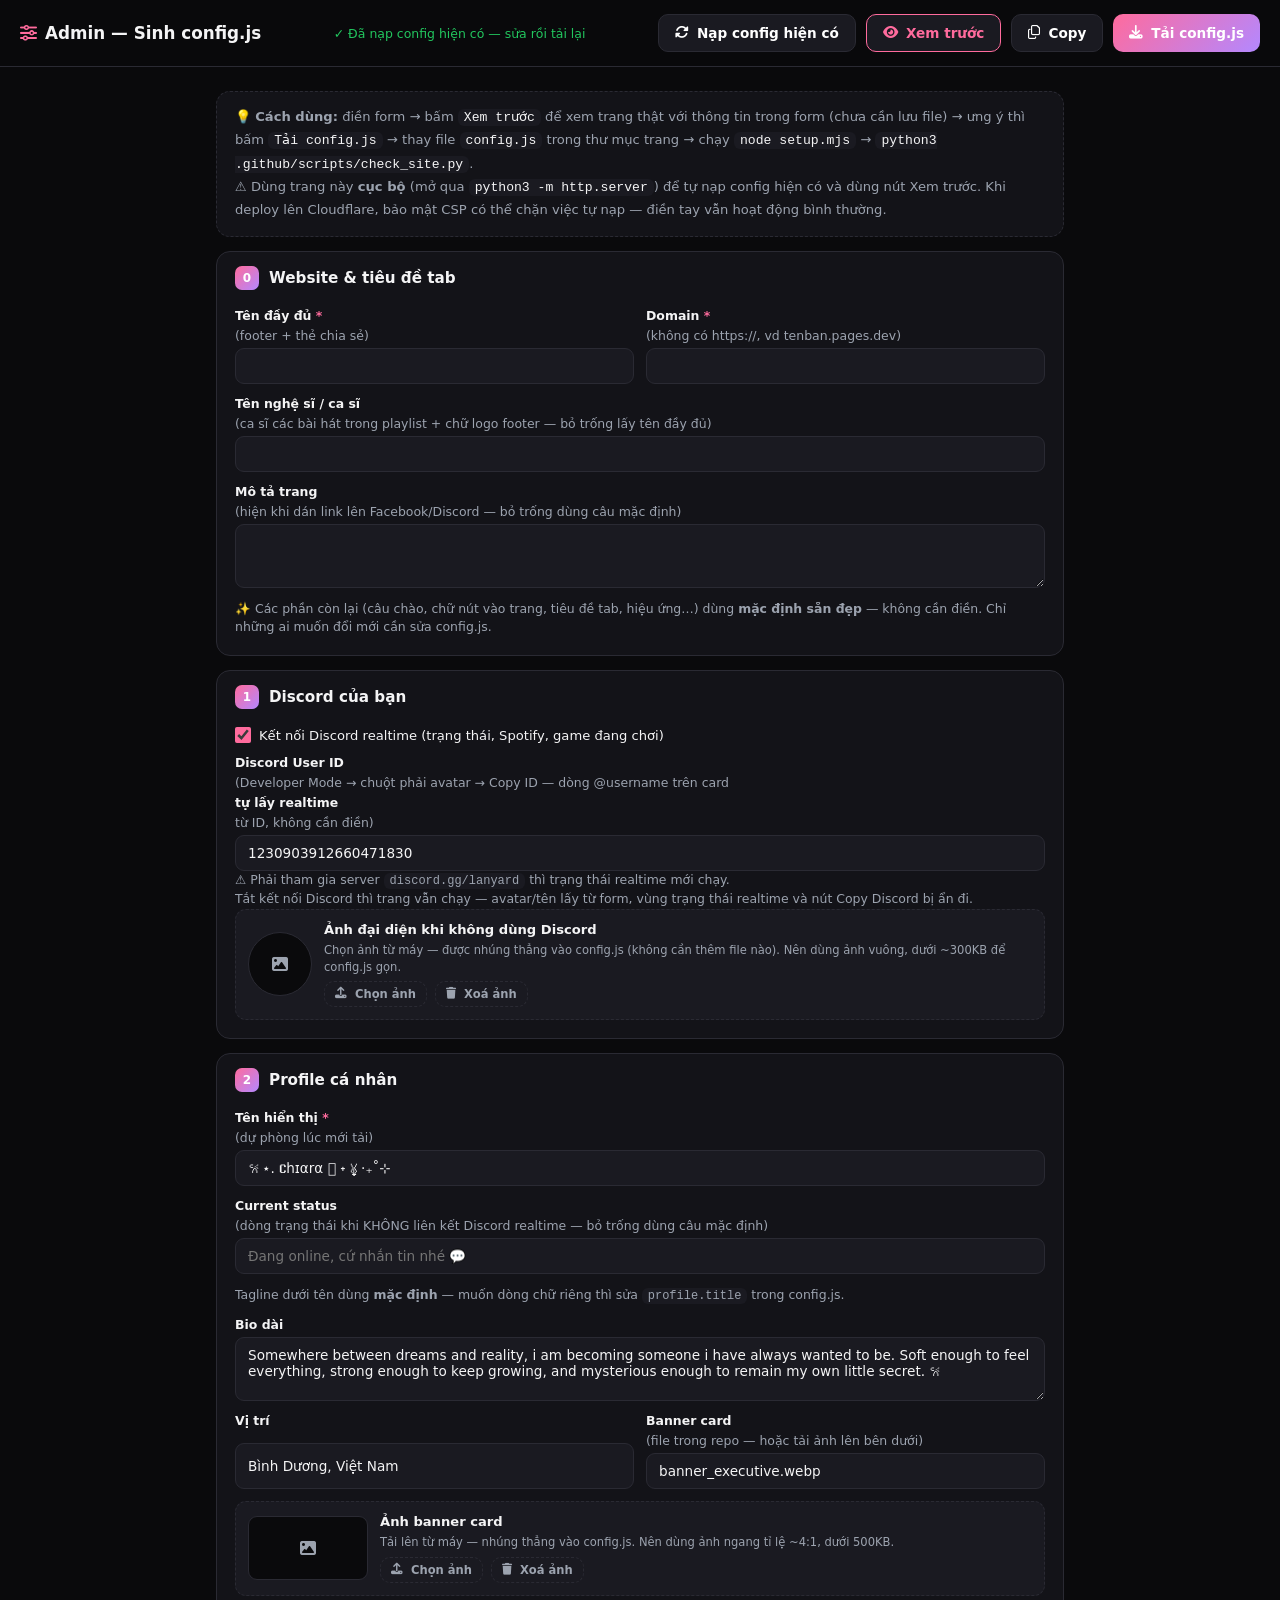
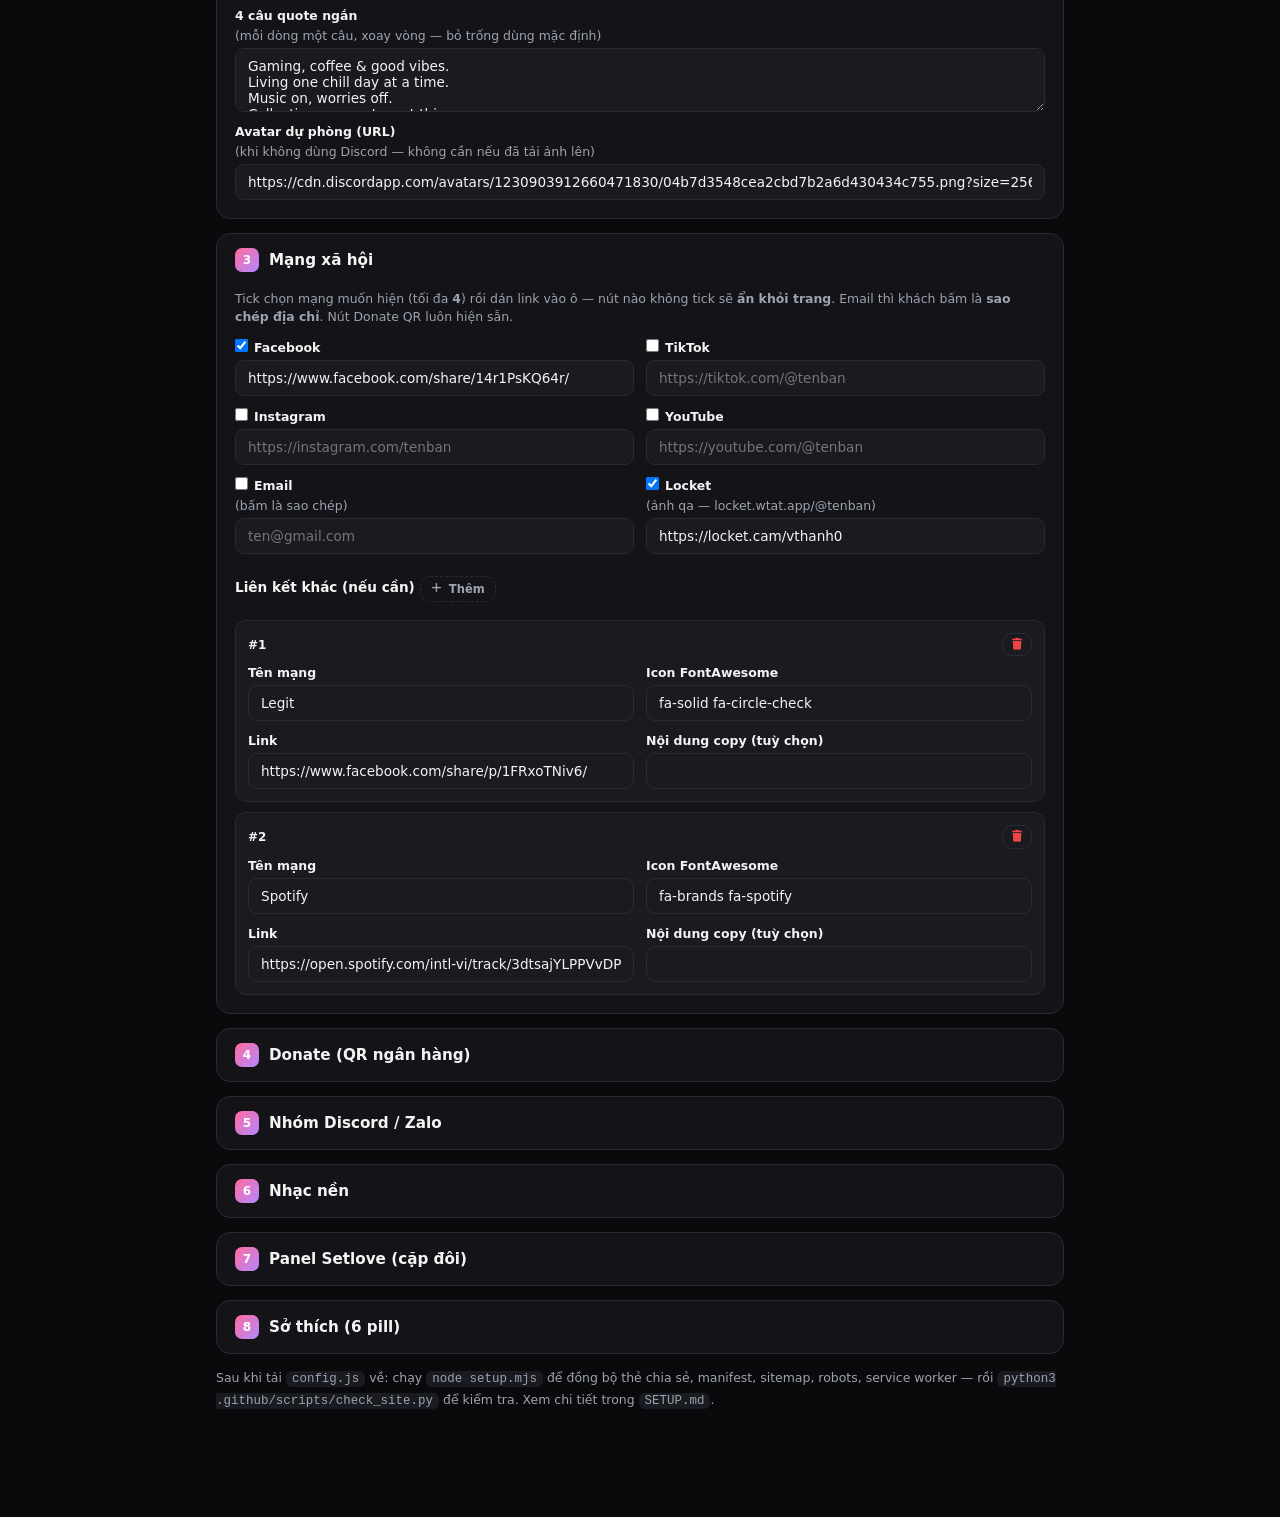
<file: admin.html>
<!DOCTYPE html>
<html lang="vi">
<head>
    <meta charset="UTF-8">
    <meta name="viewport" content="width=device-width, initial-scale=1.0">
    <title>Admin — Sinh config.js</title>
    <meta name="robots" content="noindex">
    <link rel="stylesheet" href="https://cdnjs.cloudflare.com/ajax/libs/font-awesome/6.5.1/css/all.min.css">
    <style>
        :root {
            --bg: #0a0a0c; --card: #131318; --card2: #1a1a21; --border: #2a2a33;
            --text: #f4f4f5; --muted: #9ca3af; --pink: #ff6b9d; --violet: #b388ff;
            --green: #22c55e; --red: #ef4444;
        }
        * { box-sizing: border-box; margin: 0; padding: 0; }
        body {
            background: var(--bg); color: var(--text); min-height: 100vh;
            font-family: 'Plus Jakarta Sans', system-ui, sans-serif; padding-bottom: 90px;
        }
        header {
            position: sticky; top: 0; z-index: 10; display: flex; flex-wrap: wrap;
            gap: 12px; align-items: center; justify-content: space-between;
            padding: 14px 20px; background: rgba(10,10,12,.92); backdrop-filter: blur(10px);
            border-bottom: 1px solid var(--border);
        }
        header h1 { font-size: 1.05rem; font-weight: 700; }
        header h1 i { color: var(--pink); margin-right: 8px; }
        #load-status { font-size: .78rem; color: var(--muted); }
        #load-status.ok { color: var(--green); }
        #load-status.warn { color: #eab308; }
        .actions { display: flex; gap: 10px; flex-wrap: wrap; }
        .btn-preview { background: var(--card2); border: 1px solid var(--pink); color: var(--pink); }
        .btn-preview:hover { box-shadow: 0 4px 18px rgba(255, 107, 157, 0.25); }
        button {
            border: 0; border-radius: 10px; padding: 10px 16px; font-weight: 700;
            font-size: .85rem; cursor: pointer; color: #fff; font-family: inherit;
            display: inline-flex; align-items: center; gap: 8px; transition: transform .15s, box-shadow .15s;
        }
        button:hover { transform: translateY(-1px); }
        .btn-primary { background: linear-gradient(135deg, var(--pink), var(--violet)); }
        .btn-ghost { background: var(--card2); border: 1px solid var(--border); }
        .btn-mini { padding: 5px 10px; font-size: .72rem; background: transparent; border: 1px dashed var(--border); color: var(--muted); }
        .btn-danger { background: transparent; border: 1px solid var(--border); color: var(--red); padding: 5px 9px; font-size: .72rem; }
        main { max-width: 880px; margin: 24px auto; padding: 0 16px; display: grid; gap: 14px; }
        details {
            background: var(--card); border: 1px solid var(--border); border-radius: 14px;
            overflow: hidden;
        }
        summary {
            cursor: pointer; padding: 14px 18px; font-weight: 700; font-size: .95rem;
            list-style: none; display: flex; align-items: center; gap: 10px; user-select: none;
        }
        summary::-webkit-details-marker { display: none; }
        summary .num {
            background: linear-gradient(135deg, var(--pink), var(--violet)); color: #fff;
            width: 24px; height: 24px; border-radius: 7px; display: inline-flex;
            align-items: center; justify-content: center; font-size: .75rem; flex: none;
        }
        .sec-body { padding: 4px 18px 18px; display: grid; gap: 12px; }
        .hint { font-size: .78rem; color: var(--muted); line-height: 1.5; }
        .hint code { background: var(--card2); padding: 1px 6px; border-radius: 6px; font-family: 'JetBrains Mono', monospace; font-size: .75rem; }
        .grid2 { display: grid; grid-template-columns: 1fr 1fr; gap: 12px; }
        .grid3 { display: grid; grid-template-columns: 1fr 1fr 1fr; gap: 12px; }
        @media (max-width: 640px) { .grid2, .grid3 { grid-template-columns: 1fr; } }
        label { display: grid; gap: 5px; font-size: .78rem; color: var(--muted); }
        label b { color: var(--text); font-weight: 600; }
        label .req { color: var(--pink); }
        input[type=text], input[type=number], textarea, input[type=date] {
            background: var(--card2); border: 1px solid var(--border); border-radius: 9px;
            padding: 9px 12px; color: var(--text); font-size: .85rem; font-family: inherit; width: 100%;
        }
        input:focus, textarea:focus { outline: none; border-color: var(--pink); }
        textarea { resize: vertical; min-height: 64px; }
        .check { display: flex; align-items: center; gap: 8px; font-size: .82rem; color: var(--text); }
        .check input { width: 16px; height: 16px; accent-color: var(--pink); }
        .upload-box {
            display: flex; gap: 12px; align-items: center; padding: 12px;
            background: var(--card2); border: 1px dashed var(--border); border-radius: 11px;
        }
        .upload-preview {
            width: 64px; height: 64px; border-radius: 50%; flex: none; overflow: hidden;
            background: var(--bg); border: 1px solid var(--border);
            display: flex; align-items: center; justify-content: center; color: var(--muted);
        }
        .upload-preview img { width: 100%; height: 100%; object-fit: cover; }
        .upload-preview.banner { width: 120px; height: 64px; border-radius: 9px; }
        .upload-info { display: grid; gap: 5px; }
        .upload-info b { font-size: .82rem; }
        .upload-info small { font-size: .72rem; color: var(--muted); line-height: 1.5; }
        .upload-actions { display: flex; align-items: center; gap: 8px; flex-wrap: wrap; }
        #avatar-upload-status { font-size: .72rem; color: var(--muted); }
        #avatar-upload-status.ok { color: var(--green); }
        #avatar-upload-status.err { color: var(--red); }
        .row-list { display: grid; gap: 10px; }
        .row {
            background: var(--card2); border: 1px solid var(--border); border-radius: 11px;
            padding: 12px; display: grid; gap: 9px; position: relative;
        }
        .row .row-head { display: flex; justify-content: space-between; align-items: center; font-size: .75rem; color: var(--muted); }
        .row .row-head b { color: var(--text); }
        footer-note { display: block; font-size: .78rem; color: var(--muted); line-height: 1.6; }
        footer-note code { background: var(--card2); padding: 1px 6px; border-radius: 6px; font-family: 'JetBrains Mono', monospace; }
        #toast {
            position: fixed; bottom: 20px; left: 50%; transform: translateX(-50%) translateY(80px);
            background: linear-gradient(135deg, var(--pink), var(--violet)); color: #fff;
            padding: 11px 22px; border-radius: 999px; font-weight: 700; font-size: .85rem;
            opacity: 0; transition: all .3s; z-index: 100; pointer-events: none;
        }
        #toast.show { transform: translateX(-50%) translateY(0); opacity: 1; }
        /* ---- Overlay xem trước trang thật ---- */
        #preview-overlay {
            position: fixed; inset: 0; z-index: 50; background: var(--bg);
            display: flex; flex-direction: column;
        }
        /* KHÔNG ĐƯỢC XOÁ: display:flex ở trên đè mất thuộc tính hidden của HTML
           (UA style [hidden]{display:none} thua mọi khai báo của tác giả) — thiếu
           dòng này thì overlay luôn hiện, che kín form, bấm "Quay lại sửa" vô tác dụng */
        #preview-overlay[hidden] { display: none; }
        .preview-bar {
            display: flex; justify-content: space-between; align-items: center; gap: 10px;
            flex-wrap: wrap; padding: 10px 16px; background: #18181d;
            border-bottom: 1px solid var(--border); font-size: .82rem; color: var(--muted);
        }
        .preview-bar span i { color: var(--pink); margin-right: 6px; }
        .preview-bar .actions { margin: 0; }
        .preview-frame { flex: 1; width: 100%; border: 0; background: #000; }
        .steps { background: var(--card); border: 1px dashed var(--border); border-radius: 14px; padding: 14px 18px; font-size: .82rem; color: var(--muted); line-height: 1.7; }
        .steps code { background: var(--card2); padding: 1px 6px; border-radius: 6px; font-family: 'JetBrains Mono', monospace; color: var(--text); }
    </style>
</head>
<body>
    <header>
        <h1><i class="fa-solid fa-sliders"></i>Admin — Sinh config.js</h1>
        <span id="load-status">Đang kiểm tra…</span>
        <div class="actions">
            <button class="btn-ghost" id="btn-reload"><i class="fa-solid fa-rotate"></i>Nạp config hiện có</button>
            <button class="btn-preview" id="btn-preview"><i class="fa-solid fa-eye"></i>Xem trước</button>
            <button class="btn-ghost" id="btn-copy"><i class="fa-regular fa-copy"></i>Copy</button>
            <button class="btn-primary" id="btn-download"><i class="fa-solid fa-download"></i>Tải config.js</button>
        </div>
    </header>

    <main>
        <div class="steps">
            💡 <b>Cách dùng:</b> điền form → bấm <code>Xem trước</code> để xem trang thật với thông tin
            trong form (chưa cần lưu file) → ưng ý thì bấm <code>Tải config.js</code> → thay file
            <code>config.js</code> trong thư mục trang → chạy <code>node setup.mjs</code> →
            <code>python3 .github/scripts/check_site.py</code>.<br>
            ⚠️ Dùng trang này <b>cục bộ</b> (mở qua <code>python3 -m http.server</code>) để tự nạp
            config hiện có và dùng nút Xem trước. Khi deploy lên Cloudflare, bảo mật CSP có thể
            chặn việc tự nạp — điền tay vẫn hoạt động bình thường.
        </div>

        <details open>
            <summary><span class="num">0</span>Website & tiêu đề tab</summary>
            <div class="sec-body">
                <div class="grid2">
                    <label><b>Tên đầy đủ <span class="req">*</span></b>(footer + thẻ chia sẻ)<input type="text" id="site-fullName"></label>
                    <label><b>Domain <span class="req">*</span></b>(không có https://, vd tenban.pages.dev)<input type="text" id="site-domain"></label>
                </div>
                <label><b>Tên nghệ sĩ / ca sĩ</b>(ca sĩ các bài hát trong playlist + chữ logo footer — bỏ trống lấy tên đầy đủ)<input type="text" id="site-artistName"></label>
                <label><b>Mô tả trang</b>(hiện khi dán link lên Facebook/Discord — bỏ trống dùng câu mặc định)<textarea id="site-description"></textarea></label>
                <p class="hint">✨ Các phần còn lại (câu chào, chữ nút vào trang, tiêu đề tab, hiệu ứng…) dùng <b>mặc định sẵn đẹp</b> — không cần điền. Chỉ những ai muốn đổi mới cần sửa config.js.</p>
            </div>
        </details>

        <details open>
            <summary><span class="num">1</span>Discord của bạn</summary>
            <div class="sec-body">
                <label class="check"><input type="checkbox" id="discord-enabled" checked>Kết nối Discord realtime (trạng thái, Spotify, game đang chơi)</label>
                <div id="discord-fields">
                    <label><b>Discord User ID</b>(Developer Mode → chuột phải avatar → Copy ID — dòng @username trên card <b>tự lấy realtime</b> từ ID, không cần điền)<input type="text" id="discordId"></label>
                    <p class="hint">⚠️ Phải tham gia server <code>discord.gg/lanyard</code> thì trạng thái realtime mới chạy.<br>
                    Tắt kết nối Discord thì trang vẫn chạy — avatar/tên lấy từ form, vùng trạng thái realtime và nút Copy Discord bị ẩn đi.</p>
                    <div class="upload-box" id="avatar-upload-box">
                        <div class="upload-preview" id="avatar-upload-preview"><i class="fa-solid fa-image"></i></div>
                        <div class="upload-info">
                            <b>Ảnh đại diện khi không dùng Discord</b>
                            <small>Chọn ảnh từ máy — được nhúng thẳng vào config.js (không cần thêm file nào). Nên dùng ảnh vuông, dưới ~300KB để config.js gọn.</small>
                            <div class="upload-actions">
                                <button type="button" class="btn-mini" id="avatar-upload-btn"><i class="fa-solid fa-upload"></i>Chọn ảnh</button>
                                <button type="button" class="btn-mini" id="avatar-upload-clear" hidden><i class="fa-solid fa-trash"></i>Xoá ảnh</button>
                                <span id="avatar-upload-status"></span>
                            </div>
                        </div>
                        <input type="file" id="avatar-upload-file" accept="image/*" hidden>
                    </div>
                </div><!-- /discord-fields -->
            </div>
        </details>

        <details open>
            <summary><span class="num">2</span>Profile cá nhân</summary>
            <div class="sec-body">
                <label><b>Tên hiển thị <span class="req">*</span></b>(dự phòng lúc mới tải)<input type="text" id="profile-name"></label>
                <label><b>Current status</b>(dòng trạng thái khi KHÔNG liên kết Discord realtime — bỏ trống dùng câu mặc định)<input type="text" id="profile-customStatus" placeholder="Đang online, cứ nhắn tin nhé 💬"></label>
                <p class="hint">Tagline dưới tên dùng <b>mặc định</b> — muốn dòng chữ riêng thì sửa <code>profile.title</code> trong config.js.</p>
                <label><b>Bio dài</b><textarea id="profile-bio"></textarea></label>
                <div class="grid2">
                    <label><b>Vị trí</b><input type="text" id="profile-location"></label>
                    <label><b>Banner card</b>(file trong repo — hoặc tải ảnh lên bên dưới)<input type="text" id="profile-banner"></label>
                </div>
                <div class="upload-box" id="banner-upload-box">
                    <div class="upload-preview banner" id="banner-upload-preview"><i class="fa-solid fa-image"></i></div>
                    <div class="upload-info">
                        <b>Ảnh banner card</b>
                        <small>Tải lên từ máy — nhúng thẳng vào config.js. Nên dùng ảnh ngang tỉ lệ ~4:1, dưới 500KB.</small>
                        <div class="upload-actions">
                            <button type="button" class="btn-mini" id="banner-upload-btn"><i class="fa-solid fa-upload"></i>Chọn ảnh</button>
                            <button type="button" class="btn-mini" id="banner-upload-clear" hidden><i class="fa-solid fa-trash"></i>Xoá ảnh</button>
                            <span id="banner-upload-status"></span>
                        </div>
                    </div>
                    <input type="file" id="banner-upload-file" accept="image/*" hidden>
                </div>
                <label><b>4 câu quote ngắn</b>(mỗi dòng một câu, xoay vòng — bỏ trống dùng mặc định)<textarea id="profile-quotes"></textarea></label>
                <label><b>Avatar dự phòng (URL)</b>(khi không dùng Discord — không cần nếu đã tải ảnh lên)<input type="text" id="profile-avatar"></label>
                    <input type="hidden" id="profile-avatarData">
                    <input type="hidden" id="profile-bannerData">
            </div>
        </details>

        <details open>
            <summary><span class="num">3</span>Mạng xã hội</summary>
            <div class="sec-body">
                <p class="hint">Tick chọn mạng muốn hiện (tối đa <b>4</b>) rồi dán link vào ô — nút nào không tick sẽ <b>ẩn khỏi trang</b>. Email thì khách bấm là <b>sao chép địa chỉ</b>. Nút Donate QR luôn hiện sẵn.</p>
                <div class="grid2">
                    <label><b><input type="checkbox" id="social-facebook-on" checked style="margin-right:6px">Facebook</b><input type="text" id="social-facebook" placeholder="https://facebook.com/tenban"></label>
                    <label><b><input type="checkbox" id="social-tiktok-on" checked style="margin-right:6px">TikTok</b><input type="text" id="social-tiktok" placeholder="https://tiktok.com/@tenban"></label>
                    <label><b><input type="checkbox" id="social-instagram-on" checked style="margin-right:6px">Instagram</b><input type="text" id="social-instagram" placeholder="https://instagram.com/tenban"></label>
                    <label><b><input type="checkbox" id="social-youtube-on" checked style="margin-right:6px">YouTube</b><input type="text" id="social-youtube" placeholder="https://youtube.com/@tenban"></label>
                    <label><b><input type="checkbox" id="social-email-on" checked style="margin-right:6px">Email</b>(bấm là sao chép)<input type="text" id="social-email" placeholder="ten@gmail.com"></label>
                    <label><b><input type="checkbox" id="social-locket-on" checked style="margin-right:6px">Locket</b>(ảnh qa — locket.wtat.app/@tenban)<input type="text" id="social-locket" placeholder="https://locket.wtat.app/tenban"></label>
                </div>
                <div class="row-head" style="margin:10px 0 6px"><b style="font-size:.85rem">Liên kết khác (nếu cần)</b>
                    <button class="btn-mini" id="add-social"><i class="fa-solid fa-plus"></i>Thêm</button></div>
                <div class="row-list" id="social-extra-list"></div>
            </div>
        </details>

        <details>
            <summary><span class="num">4</span>Donate (QR ngân hàng)</summary>
            <div class="sec-body">
                <p class="hint">💡 Chỉ cần ảnh QR rõ nét — khách quét là chuyển được, không cần ghi thêm thông tin.
                    Muốn ẩn hẳn nút Donate? Tắt checkbox <b>Hiện nút Donate</b> ở phần 3.</p>
                <label><b>Ảnh QR</b>(đường dẫn file trong repo — ví dụ <code>qr-bank.png</code>; bỏ trống dùng QR mặc định kèm sản phẩm)<input type="text" id="donate-qrImage" placeholder="qr-bank.png"></label>
                <p class="hint">✅ Nút Donate <b>luôn bật</b> — khách quét QR là chuyển được. File ảnh QR đặt cùng thư mục gốc, gửi kèm trong zip cho người bán.</p>
            </div>
        </details>

        <details>
            <summary><span class="num">5</span>Nhóm Discord / Zalo</summary>
            <div class="sec-body">
                <p class="hint"><b>Cách nhanh nhất</b> — bấm 1 trong 4 bố cục dưới đây, form tự sinh đủ hàng;
                    vẫn thêm/bớt hàng tự do bằng nút "Thêm nhóm" bên dưới.</p>
                <div class="server-layout-picker" id="server-layout-picker">
                    <button class="btn-mini" type="button" data-layout="1zalo"><i class="fa-brands fa-comments"></i>1 Zalo</button>
                    <button class="btn-mini" type="button" data-layout="1discord"><i class="fa-brands fa-discord"></i>1 Discord</button>
                    <button class="btn-mini" type="button" data-layout="2zalo"><i class="fa-brands fa-comments"></i>2 Zalo</button>
                    <button class="btn-mini" type="button" data-layout="2discord"><i class="fa-brands fa-discord"></i>2 Discord</button>
                </div>
                <p class="hint">Mỗi hàng chọn <b>Loại nhóm</b>: <b>Discord</b> dùng invite vĩnh viễn
                    (Expire after: Never) — icon, banner, số thành viên/online <b>tự lấy realtime</b>;
                    <b>Zalo</b> — nút <b>Join</b> mở link nhóm, tải ảnh QR ngay trong hàng để khách quét.</p>
                <div class="row-list" id="server-list"></div>
                <button class="btn-mini" id="add-server" style="justify-self:start"><i class="fa-solid fa-plus"></i>Thêm nhóm</button>
                <div class="grid2" style="margin-top:10px">
                    <label><b>Tiêu đề khi có nhóm Zalo</b><small>(bỏ trống = "NHÓM ZALO")</small><input type="text" id="servers-title-zalo" placeholder="NHÓM ZALO"></label>
                    <label><b>Tiêu đề khi có cả hai</b><small>(bỏ trống = "CỘNG ĐỒNG KẾT NỐI")</small><input type="text" id="servers-title-combined" placeholder="CỘNG ĐỒNG KẾT NỐI"></label>
                    <label><b>Tiêu đề khi chỉ có Discord</b><small>(bỏ trống = "AFFILIATED DISCORD SERVERS")</small><input type="text" id="servers-title-discord" placeholder="AFFILIATED DISCORD SERVERS"></label>
                </div>
            </div>
        </details>

        <details>
            <summary><span class="num">6</span>Nhạc nền</summary>
            <div class="sec-body">
                <p class="hint">🎵 Dùng sẵn <b>playlist lofi mặc định</b> kèm sản phẩm — không cần chỉnh gì. Muốn dùng bài của riêng mình: gửi file mp3 kèm zip + ghi tên bài trong notes — người bán sẽ thay giúp.</p>
            </div>
        </details>

        <details>
            <summary><span class="num">7</span>Panel Setlove (cặp đôi)</summary>
            <div class="sec-body">
                <label class="check"><input type="checkbox" id="setlove-enabled" checked>Bật panel Setlove — tắt là mất luôn nút trái tim góc màn</label>
                <div id="setlove-fields">
                    <div class="grid2">
                        <label><b>Tên của bạn</b><input type="text" id="love-myName"></label>
                        <label><b>Tên người ấy</b><input type="text" id="love-partnerName"></label>
                    </div>
                    <div class="grid2">
                        <label><b>Discord ID của bạn</b><input type="text" id="love-myId"></label>
                        <label><b>Discord ID người ấy</b><input type="text" id="love-partnerId"></label>
                    </div>
                    <label><b>Ngày bắt đầu yêu</b><input type="date" id="love-startDate"></label>
                    <p class="hint">Avatar + khung tự đồng bộ qua Lanyard. Ảnh dự phòng local (tuỳ chọn, file trong repo):</p>
                    <div class="grid3">
                        <label><b>Avatar bạn</b><input type="text" id="love-myAvatarLocal"></label>
                        <label><b>Khung bạn</b><input type="text" id="love-myDecoLocal"></label>
                        <label><b>Avatar người ấy</b><input type="text" id="love-partnerAvatarLocal"></label>
                    </div>
                    <div class="upload-box" id="love-upload-box">
                        <div class="upload-preview" id="love-upload-preview"><i class="fa-solid fa-heart"></i></div>
                        <div class="upload-info">
                            <b>Avatar người ấy (khi không dùng Discord)</b>
                            <small>Tải lên từ máy — nhúng vào config.js. Ảnh vuông, dưới 300KB.</small>
                            <div class="upload-actions">
                                <button type="button" class="btn-mini" id="love-upload-btn"><i class="fa-solid fa-upload"></i>Chọn ảnh</button>
                                <button type="button" class="btn-mini" id="love-upload-clear" hidden><i class="fa-solid fa-trash"></i>Xoá ảnh</button>
                                <span id="love-upload-status"></span>
                            </div>
                        </div>
                        <input type="file" id="love-upload-file" accept="image/*" hidden>
                        <input type="hidden" id="love-partnerAvatarData">
                    </div>
                    <label><b>Các câu yêu thương</b>(mỗi dòng một câu — bấm vào câu trên panel để đổi)<textarea id="love-quotes"></textarea></label>
                    <label><b>Ảnh kỷ niệm</b>(mỗi dòng: <code>đường-dẫn-ảnh | chú thích</code> — bỏ trống để ẩn)<textarea id="love-photos" placeholder="images/1.jpg | Chuyến đi Đà Lạt"></textarea></label>
                </div>
            </div>
        </details>

        <details>
            <summary><span class="num">8</span>Sở thích (6 pill)</summary>
            <div class="sec-body">
                <p class="hint">✨ Dùng sẵn <b>6 sở thích mặc định</b> (Gaming, Nghe nhạc, Cà phê, Du lịch, Chụp ảnh, Xem phim) — không cần chỉnh gì.
                    Muốn đổi theo sở thích thật: ghi trong notes gửi người bán, hoặc tự sửa <code>techStack</code> trong config.js.</p>
            </div>
        </details>

        <footer-note>
            Sau khi tải <code>config.js</code> về: chạy <code>node setup.mjs</code> để đồng bộ thẻ chia sẻ,
            manifest, sitemap, robots, service worker — rồi <code>python3 .github/scripts/check_site.py</code> để kiểm tra.
            Xem chi tiết trong <code>SETUP.md</code>.
        </footer-note>
    </main>

    <!-- Overlay xem trước trang thật (điền form -> bấm Xem trước -> iframe chạy
         script.js với CONFIG vừa điền, chưa cần lưu config.js) -->
    <div id="preview-overlay" hidden>
        <div class="preview-bar">
            <span><i class="fa-solid fa-eye"></i>Xem trước với thông tin trong form — chưa lưu vào config.js</span>
            <div class="actions">
                <button class="btn-ghost" id="btn-preview-open"><i class="fa-solid fa-up-right-from-square"></i>Mở tab riêng</button>
                <button class="btn-primary" id="btn-preview-back"><i class="fa-solid fa-arrow-left"></i>Quay lại sửa</button>
            </div>
        </div>
        <iframe class="preview-frame" id="preview-frame" title="Xem trước trang bio"></iframe>
    </div>

    <!-- Bản chép index.html do setup.mjs ghi lại (chạy: node setup.mjs). Nút Xem trước
         dùng bản này khi admin.html được mở trực tiếp bằng file:// — trình duyệt không cho
         fetch() file local. KHÔNG sửa khung dưới, nội dung sẽ bị ghi đè lần chạy sau. -->
    <script type="text/plain" id="site-template">
<!DOCTYPE html>
<html lang="vi">
<head>
    <meta charset="UTF-8">
    <meta name="viewport" content="width=device-width, initial-scale=1.0">
    <​!-- ==================== SETUP:BEGIN (setup.mjs tự ghi lại) ====================
         Vùng này được SINH LẠI từ config.js mỗi lần chạy: node setup.mjs
         Các thẻ chia sẻ phải viết tĩnh vì bot Facebook/Messenger/Discord
         không chạy JavaScript. KHÔNG sửa tay: lần chạy sau sẽ bị ghi đè.
    -->
    <title>@Luong Kun</title>
    <meta name="description" content="Trang bio cá nhân: Discord presence thời gian thực, máy chủ đang tham gia, nhạc nền và khung ủng hộ.">

    <link rel="canonical" href="https://luongkun.pages.dev/">
    <meta property="og:type" content="website">
    <meta property="og:site_name" content="luongkun">
    <meta property="og:locale" content="vi_VN">
    <meta property="og:url" content="https://luongkun.pages.dev/">
    <meta property="og:title" content="Nguyễn Lương — @Luong Kun">
    <meta property="og:description" content="Trang bio cá nhân: Discord presence thời gian thực, máy chủ đang tham gia, nhạc nền và khung ủng hộ.">
    <meta property="og:image" content="https://luongkun.pages.dev/og-image.jpg">
    <meta property="og:image:width" content="1200">
    <meta property="og:image:height" content="630">
    <meta property="og:image:alt" content="Thẻ giới thiệu Nguyễn Lương">
    <meta name="twitter:card" content="summary_large_image">
    <meta name="twitter:title" content="Nguyễn Lương — @Luong Kun">
    <meta name="twitter:description" content="Trang bio cá nhân: Discord presence thời gian thực, máy chủ đang tham gia, nhạc nền và khung ủng hộ.">
    <meta name="twitter:image" content="https://luongkun.pages.dev/og-image.jpg">
    <​!-- ==================== SETUP:END ==================== -->
    <meta name="theme-color" content="#0a0a0a">

    <​!-- Mở sẵn kết nối tới những máy chủ dùng NGAY khi tải trang: bớt được một vòng
         bắt tay DNS/TLS cho mỗi nơi (rõ rệt nhất trên mạng di động). Chỉ khai báo cho
         nơi thật sự cần sớm — khai tràn lan lại làm loãng kết nối. -->
    <link rel="preconnect" href="https://cdnjs.cloudflare.com">      <​!-- CSS FontAwesome: đang chặn vẽ trang -->
    <link rel="preconnect" href="https://cdn.discordapp.com">        <​!-- avatar Discord: hiện ngay ở màn chào -->
    <link rel="preconnect" href="https://api.lanyard.rest">          <​!-- trạng thái realtime (WebSocket + REST) -->
    <link rel="dns-prefetch" href="https://discord.com">             <​!-- chỉ dùng để đếm thành viên server -->

    <​!-- Ảnh nền của card xuất hiện ngay khi mở trang: nạp sớm, không đợi tới lúc CSS
         được phân tích xong mới bắt đầu tải. (Đường dẫn này cũng do setup.mjs ghi
         theo CONFIG.profile.banner.) -->
    <link rel="preload" as="image" href="banner_executive.webp" fetchpriority="high" data-setup-banner-preload>

    <​!-- Google Fonts -->
    <link rel="preconnect" href="https://fonts.googleapis.com">
    <link rel="preconnect" href="https://fonts.gstatic.com" crossorigin>
    <link href="https://fonts.googleapis.com/css2?family=JetBrains+Mono:wght@400;500;700&family=Plus+Jakarta+Sans:wght@300;400;500;600;700;800&family=Space+Grotesk:wght@400;500;600;700&display=swap" rel="stylesheet">

    <​!-- FontAwesome 6 Pro/Free Icons -->
    <link rel="stylesheet" href="https://cdnjs.cloudflare.com/ajax/libs/font-awesome/6.5.1/css/all.min.css">

    <meta http-equiv="Cache-Control" content="no-cache, no-store, must-revalidate">
    <meta http-equiv="Pragma" content="no-cache">
    <meta http-equiv="Expires" content="0">

    <​!-- Rounded Avatar Favicons -->
    <link rel="icon" type="image/png" sizes="32x32" href="favicon-32x32.png?v=8">
    <link rel="icon" type="image/png" sizes="16x16" href="favicon-16x16.png?v=8">
    <link rel="apple-touch-icon" sizes="180x180" href="apple-touch-icon.png?v=8">
    <link rel="shortcut icon" href="favicon.ico?v=8">
    <link rel="manifest" href="manifest.json">

    <​!-- Stylesheet with Cache Buster -->
    <link rel="stylesheet" href="style.css?v=12.0">
</head>
<body>
    <​!-- Background Canvas for Particles -->
    <canvas id="bg-canvas"></canvas>

    <​!-- Ambient Dynamic Mouse Spotlight -->
    <div id="mouse-spotlight"></div>

    <​!-- Luxury Cyber Reticle & Precision Cursor System -->
    <div id="cursor-dot" class="cursor-dot"></div>
    <div id="cyber-cursor" class="cyber-cursor">
        <div class="cursor-ring-halo"></div>
        <div class="cursor-crosshair"></div>
        <div class="cursor-brackets">
            <span class="corner c-tl"></span>
            <span class="corner c-tr"></span>
            <span class="corner c-br"></span>
            <span class="corner c-bl"></span>
        </div>
        <div class="cursor-diamond"></div>
    </div>

    <​!-- Cute & Aesthetic Welcome Screen (Soft, Cozy & Charming) -->
    <div id="enter-overlay" class="enter-overlay">
        <​!-- Floating cute decor elements -->
        <div class="cute-floating-decor">
            <span class="decor-sparkle d-1">✨</span>
            <span class="decor-sparkle d-2">☁️</span>
            <span class="decor-sparkle d-3">♪</span>
            <span class="decor-sparkle d-4">🤍</span>
            <span class="decor-sparkle d-5">✨</span>
        </div>

        <div class="cute-enter-card">
            <​!-- Cute Avatar with soft halo & floating greeting.
                 Giá trị dưới đây chỉ là DỰ PHÒNG: setup.mjs ghi lại từ config.js
                 (profile.avatar), còn script.js sẽ đổi theo Discord realtime. -->
            <div class="cute-avatar-wrap">
                <div class="cute-avatar-halo"></div>
                <img data-setup-welcome-avatar src="https://cdn.discordapp.com/avatars/1222143238056574990/cd20117cf2a6a045b8dd4b62cc048320.png?size=256" alt="Ảnh đại diện" class="cute-avatar-img">
            </div>

            <​!-- Profile Info: Soft & Sweet -->
            <div class="cute-identity">
                <div class="cute-name-box">
                    <​!-- Tên dự phòng hiện ngay khi trang vừa vẽ. setup.mjs ghi lại
                         từ config.js -> profile.name, script.js đổi theo Discord. -->
                    <span class="cute-name" data-setup-welcome-name>Toa</span>
                    <span class="cute-sparkle-icon">✧</span>
                </div>
                <p class="cute-subtext" data-setup-welcome-text>welcome to my quiet corner</p>
            </div>

            <​!-- Soft Glowing Pill Action (NO 'click to enter' text!) -->
            <div class="cute-pill-btn">
                <span class="cute-pill-icon"><i class="fa-solid fa-play"></i></span>
                <span class="cute-pill-label" data-setup-enter-label>open sanctuary</span>
                <span class="cute-pill-star">✨</span>
            </div>

            <​!-- Gentle audio & interaction note -->
            <div class="cute-audio-hint">
                <i class="fa-solid fa-headphones-simple"></i>
                <span>1 track playlist ready • tap anywhere</span>
            </div>
        </div>
    </div>

    <​!-- Audio Element — preload="none": KHÔNG tải bài nhạc 1.1MB khi mới vào trang.
         Nhạc chỉ bắt đầu tải đúng lúc khách bấm vào màn chào (lúc đó mới gọi play()). -->
    <audio id="bg-audio" preload="none"></audio>

    <​!-- Floating Audio Control Widget -->
    <div class="audio-widget" id="audio-widget" title="Điều khiển nhạc nền">
        <div class="audio-disc" id="audio-disc">
            <i class="fa-solid fa-compact-disc"></i>
        </div>
        <div class="audio-info">
            <​!-- Bài đầu trong playlist — setup.mjs ghi lại từ config.js -> music.playlist[0] -->
            <div class="audio-track" id="audio-track-title" data-setup-track-title>Mưa Đợi Chờ</div>
            <div class="audio-artist" id="audio-artist-name" data-setup-track-artist>Nguyễn Lương</div>
        </div>
        <div class="audio-controls">
            <button id="audio-prev-btn" class="ctrl-btn" aria-label="Bài trước" title="Bài trước (Previous)">
                <i class="fa-solid fa-backward-step"></i>
            </button>
            <button id="audio-play-btn" class="ctrl-btn play-btn-main" aria-label="Phát / Tạm dừng" title="Phát / Tạm dừng">
                <i class="fa-solid fa-play" id="play-icon"></i>
            </button>
            <button id="audio-next-btn" class="ctrl-btn" aria-label="Bài tiếp theo" title="Bài tiếp theo (Next)">
                <i class="fa-solid fa-forward-step"></i>
            </button>
            <div class="equalizer" id="equalizer">
                <span class="bar bar-1"></span>
                <span class="bar bar-2"></span>
                <span class="bar bar-3"></span>
                <span class="bar bar-4"></span>
            </div>
            <div class="volume-slider-wrap">
                <input type="range" id="volume-slider" min="0" max="1" step="0.05" value="1" aria-label="Volume">
            </div>
        </div>
    </div>

    <​!-- Main Viewport (Centered, 100vh fit, no scroll) -->
    <main class="main-viewport">
        <div class="card-tilt-container" id="tilt-container">
            <article class="bio-card" id="bio-card">
                <​!-- Card Dynamic Glare Reflection -->
                <div class="card-glare" id="card-glare"></div>

                <​!-- Top Profile Banner -->
                <div class="card-banner" id="card-banner">
                    <div class="banner-gradient"></div>
                    <div class="banner-badge-top">
                        <span class="live-dot-ping"></span>
                        <span id="header-status-text">DISCORD LIVE</span>
                    </div>
                </div>

                <​!-- Top Profile Bar (Full width, perfectly visible, never clipped) -->
                <section class="card-profile-bar">
                    <div class="profile-main-info">
                        <div class="avatar-wrapper" id="avatar-wrapper">
                            <img src="https://cdn.discordapp.com/avatars/1222143238056574990/cd20117cf2a6a045b8dd4b62cc048320.png?size=256" alt="Ảnh đại diện" id="profile-avatar" class="profile-avatar">
                            <img src="avatar_decoration.webp" alt="" class="avatar-decoration" id="profile-avatar-decoration" aria-hidden="true">
                            <div class="status-indicator" id="status-indicator" title="Discord Status">
                                <span class="status-dot"></span>
                            </div>
                        </div>

                        <div class="user-meta">
                            <div class="name-row">
                                <​!-- Tên dự phòng: setup.mjs ghi lại từ config.js -> profile.name,
                                     script.js đổi theo tên hiển thị Discord. -->
                                <h1 class="user-display-name" id="user-display-name" data-setup-name>Toa</h1>
                                <span class="verified-badge" title="Verified Visionary">
                                    <i class="fa-solid fa-circle-check"></i>
                                </span>
                            </div>
                            <div class="handle-row">
                                <span class="user-handle" id="user-handle" data-setup-handle>@chilanoidau</span>
                                <button class="copy-tag-btn" id="copy-tag-btn" title="Sao chép Discord ID/Tag">
                                    <i class="fa-regular fa-copy"></i>
                                    <span class="tooltip">Copy Discord</span>
                                </button>
                                <button class="copy-tag-btn" id="copy-link-btn" title="Sao chép liên kết trang">
                                    <i class="fa-solid fa-link"></i>
                                    <span class="tooltip">Copy Link</span>
                                </button>
                                <span class="meta-dot-sep">•</span>
                                <p class="user-tagline" id="user-tagline" data-setup-tagline>Gamer • Music Lover • Coffee Addict</p>
                            </div>
                            <div class="location-row">
                                <i class="fa-solid fa-location-dot"></i>
                                <span id="user-location" data-setup-location>Ninh Bình, Việt Nam</span>
                            </div>
                        </div>
                    </div>

                    <​!-- Badges Bar in Header -->
                    <div class="badges-container" id="badges-container" aria-label="Huy hiệu đặc quyền">
                        <​!-- Dynamic badges populated from config -->
                    </div>
                </section>

                <​!-- Bento Body (Two columns centered side-by-side) -->
                <div class="card-bento-body">
                    <​!-- LEFT COLUMN: Realtime Presence, Quote & Bio -->
                    <div class="bento-col bento-col-left">
                        <​!-- Time-based Greeting -->
                        <div class="quote-box">
                            <i class="fa-solid fa-hand-sparkles quote-icon"></i>
                            <span class="quote-text" id="greeting-text"></span>
                            <span class="typewriter-cursor" id="greeting-cursor">|</span>
                        </div>

                        <​!-- Bio Description: setup.mjs ghi lại từ config.js -> profile.bio -->
                        <p class="user-bio" id="user-bio" data-setup-bio>Just a normal guy who enjoys the simple things in life. Passionate about gaming, good music, and a perfect cup of coffee. Love traveling to new places, capturing moments, and binge-watching movies. Welcome to my little corner of the internet.</p>

                        <​!-- Discord Live Presence Widget -->
                        <section class="presence-section" id="presence-section">
                            <div class="section-title">
                                <i class="fa-brands fa-discord"></i>
                                <span>DISCORD REALTIME PRESENCE</span>
                                <div class="lanyard-ping" id="lanyard-ping" title="WebSocket Connected">
                                    <span class="ping-wave"></span>
                                    <span class="ping-core"></span>
                                </div>
                            </div>

                            <​!-- Custom Status Message -->
                            <div class="custom-status-card" id="custom-status-card">
                                <div class="status-emoji" id="custom-status-emoji">💬</div>
                                <div class="status-content">
                                    <div class="status-label">CURRENT STATUS</div>
                                    <div class="status-message" id="custom-status-text">Đang kết nối Discord Lanyard...</div>
                                </div>
                            </div>

                            <​!-- Live Spotify Activity -->
                            <div class="activity-card spotify-card" id="spotify-card" style="display: none;">
                                <div class="spotify-art-wrap">
                                    <img src="" alt="Spotify Album Art" id="spotify-album-art" class="spotify-art">
                                    <div class="spotify-vinyl-center"></div>
                                </div>
                                <div class="spotify-details">
                                    <div class="activity-badge spotify-badge">
                                        <i class="fa-brands fa-spotify"></i> LISTENING TO SPOTIFY
                                    </div>
                                    <div class="track-title" id="spotify-track">Track Name</div>
                                    <div class="track-artist" id="spotify-artist">Artist Name</div>
                                    <​!-- Live Progress Bar -->
                                    <div class="spotify-progress-box">
                                        <span class="time-stamp" id="spotify-time-current">0:00</span>
                                        <div class="progress-track">
                                            <div class="progress-fill" id="spotify-progress-fill"></div>
                                        </div>
                                        <span class="time-stamp" id="spotify-time-total">3:45</span>
                                    </div>
                                </div>
                            </div>

                            <​!-- Live Game / VS Code Activity -->
                            <div class="activity-card game-card" id="game-card" style="display: none;">
                                <div class="game-art-wrap">
                                    <img src="" alt="Activity Image" id="game-art" class="game-art">
                                </div>
                                <div class="game-details">
                                    <div class="activity-badge game-badge" id="game-badge">
                                        <i class="fa-solid fa-gamepad"></i> CURRENT ACTIVITY
                                    </div>
                                    <div class="game-name" id="game-name">Visual Studio Code</div>
                                    <div class="game-state" id="game-state">Editing index.html</div>
                                    <div class="game-details-text" id="game-details-text">Workspace: RyzenBio</div>
                                </div>
                            </div>
                        </section>

                        <​!-- Core Engineering Arsenal (Symmetrical 6-Pill Grid) -->
                        <section class="arsenal-section" id="arsenal-section">
                            <div class="section-title">
                                <i class="fa-solid fa-code"></i>
                                <span>MY VIBES & HOBBIES</span>
                            </div>
                            <div class="arsenal-grid" id="arsenal-grid">
                                <div class="arsenal-pill" data-setup-arsenal>
                                    <div class="arsenal-icon-wrap">
                                        <i class="fa-solid fa-gamepad"></i>
                                    </div>
                                    <div class="arsenal-info">
                                        <span class="arsenal-name">Gaming</span>
                                        <span class="arsenal-sub">PC • Mobile • Co-op</span>
                                    </div>
                                </div>
                                <div class="arsenal-pill" data-setup-arsenal>
                                    <div class="arsenal-icon-wrap">
                                        <i class="fa-solid fa-headphones"></i>
                                    </div>
                                    <div class="arsenal-info">
                                        <span class="arsenal-name">Nghe nhạc</span>
                                        <span class="arsenal-sub">Lofi • Chill • V-Pop</span>
                                    </div>
                                </div>
                                <div class="arsenal-pill" data-setup-arsenal>
                                    <div class="arsenal-icon-wrap">
                                        <i class="fa-solid fa-mug-hot"></i>
                                    </div>
                                    <div class="arsenal-info">
                                        <span class="arsenal-name">Cà phê</span>
                                        <span class="arsenal-sub">Sáng • Sữa đá • Góc chill</span>
                                    </div>
                                </div>
                                <div class="arsenal-pill" data-setup-arsenal>
                                    <div class="arsenal-icon-wrap">
                                        <i class="fa-solid fa-plane"></i>
                                    </div>
                                    <div class="arsenal-info">
                                        <span class="arsenal-name">Du lịch</span>
                                        <span class="arsenal-sub">Biển • Núi • Khám phá</span>
                                    </div>
                                </div>
                                <div class="arsenal-pill" data-setup-arsenal>
                                    <div class="arsenal-icon-wrap">
                                        <i class="fa-solid fa-camera"></i>
                                    </div>
                                    <div class="arsenal-info">
                                        <span class="arsenal-name">Chụp ảnh</span>
                                        <span class="arsenal-sub">Khoảnh khắc • Đời thường</span>
                                    </div>
                                </div>
                                <div class="arsenal-pill" data-setup-arsenal>
                                    <div class="arsenal-icon-wrap">
                                        <i class="fa-solid fa-film"></i>
                                    </div>
                                    <div class="arsenal-info">
                                        <span class="arsenal-name">Xem phim</span>
                                        <span class="arsenal-sub">Anime • Phim lẻ • Series</span>
                                    </div>
                                </div>
</div>
                        </section>
                    </div>

                    <​!-- RIGHT COLUMN: 2 Discord Servers & Direct Connections -->
                    <div class="bento-col bento-col-right">
                        <​!-- Featured Discord Servers -->
                        <section class="servers-section">
                            <div class="section-title">
                                <i class="fa-solid fa-server"></i>
                                <span>AFFILIATED DISCORD SERVERS</span>
                            </div>

                            <div class="servers-grid" id="servers-grid">
                                <​!-- Server cards dynamically rendered from config.js -->
                            </div>
                        </section>

                        <​!-- Social Links Pills -->
                        <section class="socials-section">
                            <div class="section-title">
                                <i class="fa-solid fa-link"></i>
                                <span>DIRECT CONNECTIONS</span>
                            </div>
                            <div class="socials-list" id="socials-list">
                                <​!-- Social buttons rendered from config.js -->
                            </div>
                        </section>
                    </div>
                </div>

                <​!-- Setlove Slide Panel (trượt từ phải sang) -->
                <div class="setlove-panel" id="setlove-panel" aria-hidden="true">
                    <​!-- Nền mesh gradient động: 3 khối sáng mờ trôi lệch pha nhau -->
                    <div class="love-mesh" aria-hidden="true">
                        <span class="mesh-blob mb-1"></span>
                        <span class="mesh-blob mb-2"></span>
                        <span class="mesh-blob mb-3"></span>
                    </div>

                    <​!-- Canvas trái tim bay (nền động) -->
                    <canvas class="love-canvas" id="love-canvas" aria-hidden="true"></canvas>

                    <​!-- Lớp hạt nhiễu (grain) + vignette tối 4 góc -->
                    <div class="love-grain" aria-hidden="true"></div>
                    <div class="love-vignette" aria-hidden="true"></div>
                    <div class="setlove-inner">
                        <div class="setlove-decor" aria-hidden="true">
                            <span>💗</span><span>🌸</span><span>✨</span><span>💗</span><span>🌸</span>
                        </div>

                        <div class="setlove-names">
                            <​!-- Sợi chỉ đỏ nối hai người (vẽ dần khi mở panel) -->
                            <div class="love-thread" aria-hidden="true"></div>

                            <div class="setlove-person setlove-person-a">
                                <div class="setlove-avatar-wrap">
                                    <span class="avatar-ring" aria-hidden="true"></span>
                                    <span class="setlove-avatar-fallback" id="setlove-my-fallback" data-setup-love-fallback>L</span>
                                    <img class="setlove-avatar" id="setlove-my-avatar" alt="Avatar của Lương" hidden>
                                    <img class="setlove-avatar-decoration" id="setlove-my-deco" alt="" aria-hidden="true" hidden>
                                </div>
                                <span class="setlove-name" id="setlove-my-name" data-setup-love-name-1>Lương</span>
                            </div>

                            <span class="setlove-heart-wrap">
                                <i class="fa-solid fa-heart setlove-heart" id="setlove-heart"></i>
                            </span>

                            <div class="setlove-person setlove-person-b">
                                <div class="setlove-avatar-wrap">
                                    <span class="avatar-ring" aria-hidden="true"></span>
                                    <span class="setlove-avatar-fallback" id="setlove-partner-fallback" data-setup-love-fallback-2>T</span>
                                    <img class="setlove-avatar" id="setlove-partner-avatar" alt="Avatar của Tuyết Anh" hidden>
                                    <img class="setlove-avatar-decoration" id="setlove-partner-deco" alt="" aria-hidden="true" hidden>
                                </div>
                                <span class="setlove-name" id="setlove-partner-name" data-setup-love-name-2>Tuyết Anh</span>
                            </div>
                        </div>

                        <div class="setlove-caption">
                            💖 Bắt đầu yêu từ <span id="setlove-start-date">27/05/2026</span> 💖
                        </div>

                        <div class="setlove-counter" id="setlove-counter">
                            <div class="love-cell">
                                <div class="love-num" id="love-days">0</div>
                                <div class="love-label">ngày</div>
                            </div>
                            <div class="love-cell">
                                <div class="love-num" id="love-hours">0</div>
                                <div class="love-label">giờ</div>
                            </div>
                            <div class="love-cell">
                                <div class="love-num" id="love-mins">0</div>
                                <div class="love-label">phút</div>
                            </div>
                            <div class="love-cell">
                                <div class="love-num" id="love-secs">0</div>
                                <div class="love-label">giây</div>
                            </div>
                        </div>

                        <​!-- Cột mốc kỷ niệm: TỰ TÍNH từ ngày bắt đầu yêu (mốc tròn
                             trăm ngày + kỷ niệm theo tháng) — không phải cập nhật tay.
                             Chưa có startDate thì script.js để nguyên `hidden`. -->
                        <div class="setlove-milestone" id="setlove-milestone" hidden>
                            <div class="milestone-line">
                                <i class="fa-solid fa-cake-candles milestone-icon" aria-hidden="true"></i>
                                <span id="milestone-text">Đang tính…</span>
                            </div>
                            <div class="milestone-track" aria-hidden="true">
                                <div class="milestone-fill" id="milestone-fill"></div>
                            </div>
                        </div>

                        <div class="setlove-quote" id="setlove-quote" title="Bấm để đổi câu khác 💕" data-setup-love-quote>"Yêu nhau yêu hẳn đi — đừng nửa vời nửa vời 💕"</div>

                        <​!-- Dải ảnh kỷ niệm: chỉ hiện khi config.js -> setlove.photos có
                             ảnh. Ảnh chỉ được tải khi panel mở lần đầu, nên trang vẫn nhẹ. -->
                        <div class="setlove-photos" id="setlove-photos" hidden>
                            <div class="photos-track" id="setlove-photos-track"></div>
                        </div>
                    </div>
                </div>

                <​!-- Slide Arrow (giữa bên phải màn hình) -->
                <button class="love-arrow" id="love-arrow" aria-label="Xem phần Setlove" title="Setlove 💕">
                    <i class="fa-solid fa-heart"></i>
                </button>

                <​!-- Card Footer with Precision Glass Capsules & Brand Insignia -->
                <footer class="card-footer">
                    <div class="footer-left footer-capsule">
                        <i class="fa-regular fa-clock footer-icon"></i>
                        <span id="local-time">00:00:00 (GMT+7)</span>
                    </div>
                    <div class="footer-center">
                        <div class="brand-insignia">
                            <span class="insignia-crest">✦</span>
                            <​!-- Footer brand: setup.mjs ghi lại từ config.js -> site.footerBrand / footerSuffix -->
                            <span class="mono-logo" data-setup-footer-brand>NGUYỄN LƯƠNG</span>
                            <span class="insignia-sep">•</span>
                            <span class="insignia-sub" data-setup-footer-suffix>PROFILE</span>
                        </div>
                    </div>
                    <div class="footer-right-group">
                        <​!-- Lượt xem + nút thích: số liệu THẬT lấy từ /api/stats
                             (Cloudflare Pages Function + KV). Nếu chưa gắn KV hoặc API
                             lỗi thì script.js để nguyên thuộc tính `hidden` này —
                             khách không thấy gì lạ, trang vẫn chạy y như cũ. -->
                        <div class="footer-capsule stats-capsule" id="site-stats" hidden>
                            <i class="fa-regular fa-eye footer-icon"></i>
                            <span id="stat-views">0</span>
                            <button class="stats-like" id="stats-like" type="button"
                                    aria-label="Thích trang này" title="Thích trang này" aria-pressed="false">
                                <i class="fa-regular fa-heart" id="stats-like-icon"></i>
                                <span id="stat-likes">0</span>
                            </button>
                        </div>
                        <div class="footer-right footer-capsule">
                            <span class="telemetry-live-dot"></span>
                            <i class="fa-solid fa-signal telemetry-icon"></i>
                            <span id="ping-indicator">24ms • 100% ONLINE</span>
                        </div>
                    </div>
                </footer>
            </article>
        </div>
    </main>

    <​!-- Toast Notification Container -->
    <div id="toast-container" class="toast-container"></div>

    <​!-- Xem ảnh kỷ niệm lớn (chỉ dùng khi dải ảnh bật). Thẳng con của <body> để
         `position: fixed` neo đúng màn hình, giống hộp thoại Donate. -->
    <div class="photo-lightbox" id="photo-lightbox" aria-hidden="true" role="dialog" aria-modal="true" aria-label="Ảnh kỷ niệm">
        <div class="photo-lightbox-backdrop" id="photo-lightbox-backdrop"></div>
        <figure class="photo-lightbox-card">
            <button class="photo-lightbox-close" id="photo-lightbox-close" aria-label="Đóng" title="Đóng (ESC)">
                <i class="fa-solid fa-xmark"></i>
            </button>
            <img id="photo-lightbox-img" alt="">
            <figcaption id="photo-lightbox-caption"></figcaption>
        </figure>
    </div>

    <​!-- Donate QR Modal (thẳng con của <body> để `position: fixed` neo đúng màn hình) -->
    <div class="donate-modal" id="donate-modal" aria-hidden="true" role="dialog" aria-modal="true" aria-label="Ủng hộ tác giả">
        <div class="donate-backdrop" id="donate-backdrop"></div>
        <div class="donate-card">
            <button class="donate-close" id="donate-close" aria-label="Đóng" title="Đóng (ESC)">
                <i class="fa-solid fa-xmark"></i>
            </button>

            <div class="donate-head">
                <i class="fa-solid fa-qrcode"></i>
                <span>ỦNG HỘ • DONATE</span>
            </div>

            <div class="donate-qr-wrap">
                <img class="donate-qr" id="donate-qr" alt="Mã QR chuyển khoản" hidden>
                <div class="donate-qr-empty" id="donate-qr-empty">
                    <i class="fa-solid fa-image"></i>
                    <span>Chưa có ảnh QR</span>
                    <small>Đặt ảnh vào repo và ghi tên file vào <code>config.js</code> → <code>donate.qrImage</code></small>
                </div>
            </div>

            <div class="donate-info" id="donate-info" hidden></div>

            <p class="donate-thanks">Cảm ơn bạn đã ủng hộ 💗</p>
        </div>
    </div>

    <​!-- Scripts with Cache Buster -->
    <​script src="config.js?v=12.0"><​/script>
    <​script src="script.js?v=12.0"><​/script>
</body>
</html>

    </script>

    <div id="toast"></div>
    <script src="admin.js" defer></script>
</body>
</html>
</file>
<file: style.css>
/* ====================================================================
   VTH BIO - PASTEL GREEN STYLESHEET
   Grand Centered Bento Viewport - Bold & Ultra Legible
   ==================================================================== */

:root {
    --bg-black: #e9f5ee;
    --bg-darker: #d7edde;
    --bg-card: rgba(255, 255, 255, 0.66);
    --bg-card-hover: rgba(255, 255, 255, 0.80);
    --bg-subtle: rgba(47, 158, 104, 0.05);
    --bg-subtle-hover: rgba(47, 158, 104, 0.10);

    --border-dim: rgba(45, 135, 95, 0.14);
    --border-mid: rgba(45, 135, 95, 0.26);
    --border-glow: rgba(47, 158, 104, 0.45);

    --text-white: #1f4d3a;
    --text-primary: #2c5a44;
    --text-secondary: #5d7f6e;
    --text-muted: #8aa895;
    --text-dim: #b3c9bb;

    --status-online: #22c55e;
    --status-idle: #eab308;
    --status-dnd: #ef4444;
    --status-offline: #71717a;

    --font-main: 'Plus Jakarta Sans', -apple-system, BlinkMacSystemFont, sans-serif;
    --font-heading: 'Space Grotesk', sans-serif;
    --font-mono: 'JetBrains Mono', monospace;

    --card-radius: 24px;
    --inner-radius: 14px;
    --pill-radius: 9999px;
    
    --transition-smooth: all 0.28s cubic-bezier(0.16, 1, 0.3, 1);
    --transition-bounce: all 0.4s cubic-bezier(0.34, 1.56, 0.64, 1);
}

/* Base Reset */
*, *::before, *::after {
    margin: 0;
    padding: 0;
    box-sizing: border-box;
    -webkit-font-smoothing: antialiased;
    -moz-osx-font-smoothing: grayscale;
}

html, body {
    width: 100vw;
    height: 100vh;
    overflow: hidden; /* Căn giữa không cần cuộn trang */
    font-size: 15px;
}

body {
    background: linear-gradient(135deg, #e8f7ee 0%, #d2f0dc 32%, #dbefdf 68%, #d9ecf2 100%);
    background-attachment: fixed;
    color: var(--text-primary);
    font-family: var(--font-main);
    display: flex;
    justify-content: center;
    align-items: center;
    position: relative;
    cursor: default;
    user-select: none;
}

/* Animated aurora background — 2 cụm mây pastel trôi ngược chiều.
   Chỉ dùng transform (compositor) + blur tĩnh nên không bắt vẽ lại mỗi khung.
   Nằm dưới cùng, body gradient làm nền lót. */
#aurora {
    position: fixed;
    inset: -8%;
    z-index: 0;
    pointer-events: none;
    filter: blur(70px);
    overflow: hidden;
}
#aurora::before,
#aurora::after {
    content: '';
    position: absolute;
    inset: 0;
    will-change: transform;
}
#aurora::before {
    background:
        radial-gradient(38% 32% at 25% 30%, rgba(111, 207, 151, 0.55), transparent 70%),
        radial-gradient(30% 28% at 75% 25%, rgba(125, 200, 150, 0.50), transparent 70%),
        radial-gradient(35% 32% at 70% 78%, rgba(120, 205, 180, 0.55), transparent 70%);
    animation: auroraA 34s ease-in-out infinite alternate;
}
#aurora::after {
    background:
        radial-gradient(32% 30% at 80% 70%, rgba(205, 232, 175, 0.55), transparent 70%),
        radial-gradient(30% 28% at 20% 75%, rgba(150, 210, 180, 0.50), transparent 70%),
        radial-gradient(28% 26% at 50% 45%, rgba(255, 255, 255, 0.60), transparent 70%);
    animation: auroraB 42s ease-in-out infinite alternate;
}
@keyframes auroraA {
    from { transform: translate3d(-4%, -3%, 0) scale(1); }
    to { transform: translate3d(4%, 3%, 0) scale(1.12); }
}
@keyframes auroraB {
    from { transform: translate3d(3%, 4%, 0) scale(1.1); }
    to { transform: translate3d(-3%, -4%, 0) scale(1); }
}

/* Background Particle Canvas */
#bg-canvas {
    position: fixed;
    top: 0;
    left: 0;
    width: 100vw;
    height: 100vh;
    z-index: 0;
    pointer-events: none;
    opacity: 0.9;
}

/* Leaves canvas — lá rơi TRÊN card (z 60), dưới widget nhạc/toast,
   không bắt chuột nên không chặn bấm */
#leaves-canvas {
    position: fixed;
    top: 0;
    left: 0;
    width: 100vw;
    height: 100vh;
    z-index: 60;
    pointer-events: none;
}

/* Firefly canvas — đom đóm bay trên cả lớp lá (z 61) */
#firefly-canvas {
    position: fixed;
    top: 0;
    left: 0;
    width: 100vw;
    height: 100vh;
    z-index: 61;
    pointer-events: none;
}

/* Hide default OS cursor seamlessly on precision pointer devices */
@media (hover: hover) and (pointer: fine) {
    html, body, a, button, input, select, textarea, [role="button"] {
        cursor: none !important;
    }
}

/* Ambient Mouse Spotlight */
/* Gradient được vẽ MỘT lần ở giữa lớp, rồi cả lớp DỊCH bằng transform.
   Trước đây đổi --mouse-x/--mouse-y khiến trình duyệt phải VẼ LẠI gradient phủ
   toàn màn hình ở mỗi lần rê chuột (kèm việc mọi lớp backdrop-filter phía trên
   phải làm mờ lại). Nay chỉ còn thao tác compositor — hình ảnh y hệt.
   Lớp rộng hơn màn hình 1000px (500px mỗi bên): gradient mờ hụt hẳn ở 65% của
   750px = 487.5px, nên dịch tới mép màn hình vẫn không hở cạnh. */
#mouse-spotlight {
    position: fixed;
    top: 50%;
    left: 50%;
    width: calc(100vw + 1000px);
    height: calc(100vh + 1000px);
    transform: translate3d(-50%, -50%, 0);
    pointer-events: none;
    z-index: 1;
    background: radial-gradient(750px circle at 50% 50%, rgba(255, 255, 255, 0.55), transparent 65%);
    will-change: transform;
}

/* ====================================================================
   LUXURY CYBER RETICLE & DUAL-TIER CURSOR SYSTEM
   ==================================================================== */

/* 1. Precision Laser Center Dot (0ms Zero-Latency Instant Direct Pin) */
.cursor-dot {
    position: fixed;
    top: 0;
    left: 0;
    width: 5px;
    height: 5px;
    background: #35a06f;
    border-radius: 50%;
    pointer-events: none;
    z-index: 100001;
    box-shadow: 0 0 10px rgba(53, 160, 111, 0.9), 0 0 20px rgba(53, 160, 111, 0.5);
    transform: translate(-50%, -50%);
    will-change: transform, opacity;
    opacity: 1;
    transition: width 0.22s cubic-bezier(0.16, 1, 0.3, 1),
                height 0.22s cubic-bezier(0.16, 1, 0.3, 1),
                opacity 0.25s ease;
}

/* 2. Cyber Reticle Follower (Sleek Aero HUD & Spring Physics) */
.cyber-cursor {
    position: fixed;
    top: 0;
    left: 0;
    width: 32px;
    height: 32px;
    pointer-events: none;
    z-index: 100000;
    will-change: transform, width, height, opacity;
    opacity: 1;
    transform-origin: center center;
    transition: width 0.32s cubic-bezier(0.16, 1, 0.3, 1), 
                height 0.32s cubic-bezier(0.16, 1, 0.3, 1),
                opacity 0.25s ease;
}

/* Inner Halo Ring */
.cursor-ring-halo {
    position: absolute;
    inset: 4px;
    border-radius: 50%;
    border: 1px dashed rgba(53, 160, 111, 0.35);
    opacity: 0.6;
    transition: all 0.3s cubic-bezier(0.16, 1, 0.3, 1);
    animation: haloBreathe 4s infinite ease-in-out;
}

@keyframes haloBreathe {
    0%, 100% { transform: rotate(0deg) scale(1); opacity: 0.45; }
    50% { transform: rotate(180deg) scale(1.06); opacity: 0.75; }
}

/* Micro Diamond Center Core inside Reticle */
.cursor-diamond {
    position: absolute;
    top: 50%;
    left: 50%;
    width: 4px;
    height: 4px;
    background: rgba(53, 160, 111, 0.75);
    transform: translate(-50%, -50%) rotate(45deg);
    transition: transform 0.28s cubic-bezier(0.16, 1, 0.3, 1), 
                background 0.2s ease, 
                opacity 0.2s ease;
}

/* Precision Crosshair Lines */
.cursor-crosshair {
    position: absolute;
    inset: 0;
    pointer-events: none;
}
.cursor-crosshair::before,
.cursor-crosshair::after {
    content: '';
    position: absolute;
    background: rgba(53, 160, 111, 0.35);
    transition: background 0.25s ease;
}
.cursor-crosshair::before {
    top: 50%;
    left: 5px;
    right: 5px;
    height: 1px;
    transform: translateY(-50%);
}
.cursor-crosshair::after {
    left: 50%;
    top: 5px;
    bottom: 5px;
    width: 1px;
    transform: translateX(-50%);
}

/* 4 Razor-Sharp Corner Brackets ⌜ ⌝ ⌞ ⌟ */
.cursor-brackets {
    position: absolute;
    inset: 0;
}
.cursor-brackets .corner {
    position: absolute;
    width: 7px;
    height: 7px;
    border-color: rgba(53, 160, 111, 0.8);
    border-style: solid;
    transition: all 0.3s cubic-bezier(0.16, 1, 0.3, 1);
}
.cursor-brackets .c-tl { top: 0; left: 0; border-width: 1.5px 0 0 1.5px; }
.cursor-brackets .c-tr { top: 0; right: 0; border-width: 1.5px 1.5px 0 0; }
.cursor-brackets .c-br { bottom: 0; right: 0; border-width: 0 1.5px 1.5px 0; }
.cursor-brackets .c-bl { bottom: 0; left: 0; border-width: 0 0 1.5px 1.5px; }

/* Interactive Hover State (Target Lock & Luxury Glow) */
body.cursor-hover .cursor-dot {
    width: 7px;
    height: 7px;
    background: #35a06f;
    box-shadow: 0 0 14px rgba(53, 160, 111, 1), 0 0 28px rgba(53, 160, 111, 0.7);
}
body.cursor-hover .cyber-cursor {
    width: 52px;
    height: 52px;
}
body.cursor-hover .cursor-ring-halo {
    inset: 2px;
    border: 1px solid rgba(53, 160, 111, 0.55);
    box-shadow: 0 0 15px rgba(53, 160, 111, 0.3), inset 0 0 12px rgba(53, 160, 111, 0.1);
    opacity: 1;
}
body.cursor-hover .cursor-brackets .corner {
    border-color: #35a06f;
    box-shadow: 0 0 10px rgba(53, 160, 111, 0.9);
    width: 11px;
    height: 11px;
}
body.cursor-hover .cursor-diamond {
    transform: translate(-50%, -50%) rotate(225deg) scale(1.5);
    background: #35a06f;
    box-shadow: 0 0 12px rgba(53, 160, 111, 0.9);
}
body.cursor-hover .cursor-crosshair::before,
body.cursor-hover .cursor-crosshair::after {
    background: rgba(53, 160, 111, 0.6);
}

/* Tactile Click/Press State */
body.cursor-clicking .cursor-dot {
    transform: translate(-50%, -50%) scale(0.65);
    box-shadow: 0 0 16px rgba(53, 160, 111, 1);
}
body.cursor-clicking .cyber-cursor {
    width: 24px !important;
    height: 24px !important;
    transition: width 0.08s ease, height 0.08s ease;
}
body.cursor-clicking .cursor-brackets .corner {
    width: 5px;
    height: 5px;
    border-color: #35a06f;
    box-shadow: 0 0 14px rgba(53, 160, 111, 1);
}

/* When cursor leaves window */
body.cursor-hidden .cursor-dot,
body.cursor-hidden .cyber-cursor {
    opacity: 0;
    pointer-events: none;
}

/* Click Shockwave Ripple */
.cursor-ripple {
    position: fixed;
    top: 0;
    left: 0;
    width: 12px;
    height: 12px;
    border: 1.5px solid rgba(53, 160, 111, 0.85);
    border-radius: 50%;
    pointer-events: none;
    z-index: 99999;
    transform: translate(-50%, -50%) scale(1);
    box-shadow: 0 0 16px rgba(53, 160, 111, 0.5), inset 0 0 8px rgba(53, 160, 111, 0.3);
    animation: cursorRippleExpand 0.45s cubic-bezier(0.12, 0.8, 0.32, 1) forwards;
}

@keyframes cursorRippleExpand {
    0% {
        transform: translate(-50%, -50%) scale(0.6);
        opacity: 1;
    }
    100% {
        transform: translate(-50%, -50%) scale(5.8);
        opacity: 0;
    }
}

/* ====================================================================
   CUTE & AESTHETIC WELCOME SCREEN (Soft, Cozy & Charming)
   ==================================================================== */
.enter-overlay {
    position: fixed;
    inset: 0;
    width: 100vw;
    height: 100vh;
    background: radial-gradient(circle at center, rgba(255, 255, 255, 0.45) 0%, rgba(195, 232, 208, 0.72) 50%, rgba(185, 220, 195, 0.88) 100%);
    backdrop-filter: blur(24px) saturate(140%);
    -webkit-backdrop-filter: blur(24px) saturate(140%);
    z-index: 10000;
    display: flex;
    justify-content: center;
    align-items: center;
    cursor: pointer;
    transition: opacity 0.7s cubic-bezier(0.16, 1, 0.3, 1), 
                transform 0.7s cubic-bezier(0.16, 1, 0.3, 1), 
                filter 0.7s ease,
                visibility 0.7s;
}

.enter-overlay.entered {
    opacity: 0;
    visibility: hidden;
    transform: scale(1.08);
    filter: blur(20px);
    pointer-events: none;
}

/* Floating Soft Decor (Cloud, Hearts, Stars) */
.cute-floating-decor {
    position: absolute;
    inset: 0;
    pointer-events: none;
    overflow: hidden;
}

.decor-sparkle {
    position: absolute;
    font-size: 1.2rem;
    opacity: 0.45;
    animation: floatSparkle 6s ease-in-out infinite alternate;
    user-select: none;
}
.d-1 { top: 22%; left: 28%; animation-duration: 5s; font-size: 1.4rem; }
.d-2 { top: 28%; right: 26%; animation-duration: 6.5s; font-size: 1.6rem; opacity: 0.35; }
.d-3 { bottom: 30%; left: 25%; animation-duration: 5.5s; font-size: 1.1rem; color: #22c55e; }
.d-4 { bottom: 26%; right: 28%; animation-duration: 7s; font-size: 1.3rem; opacity: 0.5; }
.d-5 { top: 48%; right: 18%; animation-duration: 4.5s; font-size: 1.2rem; opacity: 0.4; }

@keyframes floatSparkle {
    0% { transform: translateY(0) rotate(0deg); }
    50% { transform: translateY(-14px) rotate(6deg); }
    100% { transform: translateY(8px) rotate(-6deg); }
}

/* Cute Frosted Card */
.cute-enter-card {
    background: rgba(255, 255, 255, 0.62);
    border: 1px solid rgba(47, 158, 104, 0.22);
    box-shadow: 0 24px 60px rgba(45, 135, 95, 0.25),
                0 0 35px rgba(111, 207, 151, 0.25),
                inset 0 1px 0 rgba(255, 255, 255, 0.9);
    backdrop-filter: blur(20px);
    -webkit-backdrop-filter: blur(20px);
    border-radius: 36px;
    padding: 38px 46px;
    display: flex;
    flex-direction: column;
    align-items: center;
    gap: 16px;
    position: relative;
    max-width: 380px;
    width: 90vw;
    animation: cardFloat 5s ease-in-out infinite;
    transition: var(--transition-smooth);
}

.enter-overlay:hover .cute-enter-card {
    transform: translateY(-4px);
    border-color: rgba(47, 158, 104, 0.4);
    box-shadow: 0 30px 70px rgba(45, 135, 95, 0.32),
                0 0 45px rgba(111, 207, 151, 0.35);
}

@keyframes cardFloat {
    0%, 100% { transform: translateY(0); }
    50% { transform: translateY(-8px); }
}

/* Cute Avatar Wrap */
.cute-avatar-wrap {
    position: relative;
    width: 96px;
    height: 96px;
    display: flex;
    align-items: center;
    justify-content: center;
}

.cute-avatar-halo {
    position: absolute;
    inset: -6px;
    border-radius: 50%;
    background: radial-gradient(circle, rgba(111, 207, 151, 0.55), rgba(255, 255, 255, 0.5), transparent 70%);
    animation: haloBreathe 3s ease-in-out infinite;
    pointer-events: none;
}

@keyframes haloBreathe {
    0%, 100% { transform: scale(0.95); opacity: 0.6; }
    50% { transform: scale(1.1); opacity: 1; }
}

.cute-avatar-img {
    width: 90px;
    height: 90px;
    border-radius: 50%;
    object-fit: cover;
    border: 3px solid rgba(255, 255, 255, 0.95);
    box-shadow: 0 10px 25px rgba(45, 135, 95, 0.35);
    position: relative;
    z-index: 2;
    transition: var(--transition-bounce);
}

.enter-overlay:hover .cute-avatar-img {
    transform: scale(1.05) rotate(2deg);
}

.cute-greet-bubble {
    position: absolute;
    top: -8px;
    right: -24px;
    background: rgba(255, 255, 255, 0.92);
    border: 1px solid rgba(47, 158, 104, 0.3);
    color: #1e6b47;
    font-size: 0.75rem;
    font-weight: 600;
    padding: 3px 10px;
    border-radius: 999px;
    box-shadow: 0 4px 15px rgba(45, 135, 95, 0.25);
    z-index: 3;
    white-space: nowrap;
    animation: bubbleWiggle 4s ease-in-out infinite;
}

@keyframes bubbleWiggle {
    0%, 100% { transform: translateY(0) rotate(0deg); }
    50% { transform: translateY(-3px) rotate(4deg); }
}

/* Cute Identity */
.cute-identity {
    text-align: center;
    display: flex;
    flex-direction: column;
    align-items: center;
    gap: 4px;
}

.cute-name-box {
    display: inline-flex;
    align-items: center;
    gap: 6px;
}

.cute-name {
    font-family: var(--font-heading);
    font-size: 1.5rem;
    font-weight: 700;
    color: #1f4d3a;
    letter-spacing: -0.2px;
}

.cute-sparkle-icon {
    color: #35a06f;
    font-size: 1.1rem;
    animation: spinSparkle 8s linear infinite;
    display: inline-block;
}

@keyframes spinSparkle {
    0% { transform: rotate(0deg); }
    100% { transform: rotate(360deg); }
}

.cute-subtext {
    font-size: 0.86rem;
    color: var(--text-secondary);
    font-weight: 400;
}

/* Soft Glowing Pill Button (NO "CLICK TO ENTER" text!) */
.cute-pill-btn {
    margin-top: 6px;
    background: rgba(255, 255, 255, 0.75);
    border: 1px solid rgba(47, 158, 104, 0.3);
    padding: 10px 24px;
    border-radius: 999px;
    display: inline-flex;
    align-items: center;
    gap: 9px;
    color: #1f4d3a;
    box-shadow: 0 6px 20px rgba(45, 135, 95, 0.2);
    transition: var(--transition-bounce);
    cursor: pointer;
}

.cute-pill-icon {
    width: 22px;
    height: 22px;
    border-radius: 50%;
    background: #35a06f;
    color: #ffffff;
    display: flex;
    align-items: center;
    justify-content: center;
    font-size: 0.62rem;
    padding-left: 2px;
    transition: var(--transition-bounce);
}

.cute-pill-label {
    font-family: var(--font-main);
    font-size: 0.92rem;
    font-weight: 600;
    letter-spacing: 0.5px;
    color: #1f4d3a;
}

.cute-pill-star {
    font-size: 0.85rem;
    color: #35a06f;
    transition: transform 0.3s ease;
}

.enter-overlay:hover .cute-pill-btn {
    background: #ffffff;
    border-color: rgba(47, 158, 104, 0.55);
    transform: scale(1.05);
    box-shadow: 0 10px 28px rgba(47, 158, 104, 0.3), 0 0 18px rgba(111, 207, 151, 0.4);
}

.enter-overlay:hover .cute-pill-icon {
    transform: scale(1.15);
    background: #2f9e68;
    color: #ffffff;
}

.enter-overlay:hover .cute-pill-star {
    transform: rotate(20deg) scale(1.2);
}

/* Audio Hint Note */
.cute-audio-hint {
    display: flex;
    align-items: center;
    gap: 6px;
    font-size: 0.74rem;
    color: var(--text-muted);
    letter-spacing: 0.3px;
    margin-top: 2px;
}

.cute-audio-hint i {
    font-size: 0.78rem;
    color: #35a06f;
}

/* ====================================================================
   FLOATING AUDIO WIDGET
   ==================================================================== */
.audio-widget {
    position: fixed;
    bottom: 20px;
    right: 24px;
    z-index: 100;
    background: rgba(255, 255, 255, 0.82);
    backdrop-filter: blur(20px);
    -webkit-backdrop-filter: blur(20px);
    border: 1px solid var(--border-mid);
    padding: 9px 16px;
    border-radius: var(--pill-radius);
    display: flex;
    align-items: center;
    gap: 14px;
    box-shadow: 0 10px 30px rgba(45, 135, 95, 0.22), 0 0 15px rgba(111, 207, 151, 0.2);
    transition: var(--transition-smooth);
}

.audio-widget:hover {
    border-color: var(--border-glow);
    box-shadow: 0 12px 35px rgba(45, 135, 95, 0.3), 0 0 20px rgba(111, 207, 151, 0.3);
}

.audio-disc {
    font-size: 1.35rem;
    color: var(--text-white);
    display: flex;
    align-items: center;
    justify-content: center;
    animation: rotateDisc 4s linear infinite;
    animation-play-state: paused;
}

.audio-disc.playing {
    animation-play-state: running;
}

@keyframes rotateDisc {
    100% { transform: rotate(360deg); }
}

.audio-info {
    display: flex;
    flex-direction: column;
    max-width: 140px;
    overflow: hidden;
}

.audio-track {
    font-size: 0.84rem;
    font-weight: 600;
    color: var(--text-white);
    white-space: nowrap;
    overflow: hidden;
    text-overflow: ellipsis;
}

.audio-artist {
    font-size: 0.72rem;
    color: var(--text-muted);
}

.audio-controls {
    display: flex;
    align-items: center;
    gap: 7px;
}

.ctrl-btn {
    background: rgba(47, 158, 104, 0.08);
    border: 1px solid var(--border-dim);
    color: var(--text-white);
    width: 28px;
    height: 28px;
    border-radius: 50%;
    display: flex;
    align-items: center;
    justify-content: center;
    font-size: 0.72rem;
    cursor: pointer;
    transition: var(--transition-smooth);
    outline: none;
}

.ctrl-btn.play-btn-main {
    width: 32px;
    height: 32px;
    font-size: 0.82rem;
    background: rgba(47, 158, 104, 0.16);
    border-color: rgba(47, 158, 104, 0.4);
    box-shadow: 0 0 10px rgba(47, 158, 104, 0.15);
}

.ctrl-btn:hover {
    background: #35a06f;
    color: #ffffff;
    transform: scale(1.1);
    box-shadow: 0 0 14px rgba(53, 160, 111, 0.5);
}

.ctrl-btn:active {
    transform: scale(0.92);
}

.equalizer {
    display: flex;
    align-items: flex-end;
    gap: 3px;
    height: 16px;
}

.equalizer .bar {
    width: 3px;
    background: var(--text-secondary);
    border-radius: 2px;
    height: 4px;
    transition: height 0.2s ease;
}

.equalizer.active .bar-1 { animation: eqJump 0.8s infinite ease-in-out alternate; }
.equalizer.active .bar-2 { animation: eqJump 0.6s infinite 0.2s ease-in-out alternate; }
.equalizer.active .bar-3 { animation: eqJump 0.9s infinite 0.4s ease-in-out alternate; }
.equalizer.active .bar-4 { animation: eqJump 0.7s infinite 0.1s ease-in-out alternate; }

@keyframes eqJump {
    0% { height: 4px; background: var(--text-muted); }
    100% { height: 16px; background: #35a06f; box-shadow: 0 0 6px rgba(53, 160, 111, 0.7); }
}

.volume-slider-wrap {
    display: flex;
    align-items: center;
}

#volume-slider {
    -webkit-appearance: none;
    appearance: none;
    width: 65px;
    height: 4px;
    background: rgba(47, 158, 104, 0.2);
    border-radius: 2px;
    outline: none;
    cursor: pointer;
}

#volume-slider::-webkit-slider-thumb {
    -webkit-appearance: none;
    appearance: none;
    width: 10px;
    height: 10px;
    border-radius: 50%;
    background: #35a06f;
    cursor: pointer;
    box-shadow: 0 0 8px rgba(53, 160, 111, 0.8);
}

/* ====================================================================
   MAIN VIEWPORT (Centered Grand Bento Layout, No Scroll)
   ==================================================================== */
.main-viewport {
    position: relative;
    z-index: 2;
    width: 100%;
    max-width: 1180px;
    height: 100vh;
    max-height: 100vh;
    display: flex;
    justify-content: center;
    align-items: center;
    padding: 20px;
    perspective: 1200px;
}

.card-tilt-container {
    width: 100%;
    display: flex;
    justify-content: center;
    align-items: center;
    transform-style: preserve-3d;
    transition: transform 0.15s ease-out;
}

.bio-card {
    position: relative;
    width: 100%;
    max-height: min(92vh, 810px);
    background: var(--bg-card);
    backdrop-filter: blur(30px) saturate(180%);
    -webkit-backdrop-filter: blur(30px) saturate(180%);
    border: 1px solid var(--border-mid);
    border-radius: var(--card-radius);
    overflow: hidden;
    display: flex;
    flex-direction: column;
    box-shadow: 0 35px 85px rgba(45, 135, 95, 0.28),
                0 0 0 1px rgba(255, 255, 255, 0.5),
                inset 0 1px 0 rgba(255, 255, 255, 0.8);
    transition: box-shadow 0.4s ease, border-color 0.4s ease;
}

.bio-card:hover {
    border-color: var(--border-glow);
    box-shadow: 0 40px 95px rgba(45, 135, 95, 0.36),
                0 0 50px rgba(111, 207, 151, 0.3),
                inset 0 1px 0 rgba(255, 255, 255, 0.9);
}

/* Dynamic Glare */
.card-glare {
    position: absolute;
    inset: 0;
    background: radial-gradient(circle 450px at var(--glare-x, 50%) var(--glare-y, 50%), rgba(111, 207, 151, 0.14), transparent 80%);
    pointer-events: none;
    z-index: 20;
    opacity: 0;
    transition: opacity 0.3s ease;
}

.bio-card:hover .card-glare {
    opacity: 1;
}

/* Top Banner (Executive Sculptural Studio Minimalist) */
.card-banner {
    width: 100%;
    height: 110px;
    background-size: cover;
    background-position: center 48%;
    position: relative;
    overflow: hidden;
    flex-shrink: 0;
    transition: transform 0.6s cubic-bezier(0.16, 1, 0.3, 1);
}

.card-banner::before {
    content: '';
    position: absolute;
    inset: 0;
    background:
        linear-gradient(180deg, rgba(111, 207, 151, 0.30), rgba(111, 207, 151, 0.10)),
        radial-gradient(circle at 50% 30%, rgba(255, 255, 255, 0.25), transparent 60%);
    pointer-events: none;
    z-index: 1;
}

/* Visualizer nhạc — nằm TRÊN ảnh nền banner nhưng DƯỚI .banner-gradient (z-index 1)
   nên nửa dưới tự mờ dần vào thân card như một vệt phản chiếu. */
.banner-visualizer {
    position: absolute;
    inset: 0;
    width: 100%;
    height: 100%;
    z-index: 0;
    pointer-events: none;
    display: block;
}

.card-banner::after {
    content: '';
    position: absolute;
    bottom: 0;
    left: 0;
    width: 100%;
    height: 1px;
    background: linear-gradient(90deg, transparent 0%, rgba(255, 255, 255, 0.12) 20%, rgba(255, 255, 255, 0.35) 50%, rgba(255, 255, 255, 0.12) 80%, transparent 100%);
    box-shadow: 0 1px 12px rgba(255, 255, 255, 0.08);
    z-index: 3;
}

.banner-gradient {
    position: absolute;
    inset: 0;
    background: linear-gradient(180deg, rgba(255, 255, 255, 0.05) 0%, rgba(200, 235, 212, 0.35) 50%, rgba(255, 255, 255, 0.88) 85%, var(--bg-card) 100%);
    z-index: 1;
}

.banner-badge-top {
    position: absolute;
    top: 14px;
    right: 22px;
    background: rgba(255, 255, 255, 0.82);
    backdrop-filter: blur(24px);
    -webkit-backdrop-filter: blur(24px);
    border: 1px solid rgba(47, 158, 104, 0.25);
    padding: 5px 14px;
    border-radius: var(--pill-radius);
    font-family: var(--font-mono);
    font-size: 0.66rem;
    font-weight: 600;
    letter-spacing: 1.8px;
    color: #1e6b47;
    display: flex;
    align-items: center;
    gap: 8px;
    box-shadow: 0 8px 24px rgba(45, 135, 95, 0.2), inset 0 1px 0 rgba(255, 255, 255, 0.7);
    z-index: 2;
    transition: var(--transition-smooth);
}

.banner-badge-top:hover {
    border-color: rgba(47, 158, 104, 0.5);
    color: #1f4d3a;
    box-shadow: 0 8px 28px rgba(45, 135, 95, 0.3), inset 0 1px 0 rgba(255, 255, 255, 0.9);
    transform: translateY(-1px);
}

.live-dot-ping {
    width: 7px;
    height: 7px;
    background: #10b981;
    border-radius: 50%;
    display: inline-block;
    box-shadow: 0 0 10px #10b981;
    animation: pingDot 2.2s infinite ease-in-out;
}

@keyframes pingDot {
    0%, 100% { transform: scale(1); opacity: 1; }
    50% { transform: scale(1.3); opacity: 0.5; }
}

/* ====================================================================
   FULL-WIDTH PROFILE HEADER BAR (Never Clipped, 100% Visible)
   ==================================================================== */
.card-profile-bar {
    position: relative;
    z-index: 10;
    padding: 0 26px 6px 26px;
    margin-top: -38px; /* Avatar nhô lên banner tự nhiên */
    display: flex;
    justify-content: space-between;
    align-items: flex-end;
    flex-wrap: wrap;
    gap: 14px;
    flex-shrink: 0;
}

.profile-main-info {
    display: flex;
    align-items: flex-end;
    gap: 18px;
}

.avatar-wrapper {
    position: relative;
    width: 98px;
    height: 98px;
    flex-shrink: 0;
}

/* Luxury Dual-Bevel Platinum & Carbon Frame */
.avatar-wrapper::before {
    content: '';
    position: absolute;
    inset: -3px;
    border-radius: 50%;
    background: linear-gradient(135deg, rgba(111, 207, 151, 0.8), rgba(111, 207, 151, 0.2) 50%, rgba(60, 170, 115, 0.7));
    z-index: 0;
    opacity: 0.9;
    transition: var(--transition-smooth);
    box-shadow: 0 8px 24px rgba(45, 135, 95, 0.3), 0 0 14px rgba(111, 207, 151, 0.3);
}

.avatar-wrapper:hover::before {
    opacity: 1;
    background: linear-gradient(135deg, #6fce97, rgba(111, 207, 151, 0.4) 50%, #35a06f);
    box-shadow: 0 12px 32px rgba(45, 135, 95, 0.4), 0 0 25px rgba(111, 207, 151, 0.45);
    transform: scale(1.02);
}

.profile-avatar {
    position: relative;
    z-index: 1;
    width: 100%;
    height: 100%;
    border-radius: 50%;
    object-fit: cover;
    border: 3.5px solid #ffffff;
    box-shadow: 0 10px 30px rgba(45, 135, 95, 0.35);
    background-color: #d9efe1;
    transition: var(--transition-smooth);
}

.avatar-wrapper:hover .profile-avatar {
    transform: scale(1.02);
}

/* Discord-style Avatar Decoration Overlay */
.avatar-decoration {
    position: absolute;
    top: 50%;
    left: 50%;
    width: 132%;
    height: 132%;
    transform: translate(-50%, -50%);
    z-index: 3;
    pointer-events: none;
    object-fit: contain;
    filter: drop-shadow(0 4px 10px rgba(0, 0, 0, 0.55));
    animation: decorationFloat 4s ease-in-out infinite;
}

.avatar-wrapper:hover .avatar-decoration {
    filter: drop-shadow(0 6px 16px rgba(0, 0, 0, 0.7));
}

@keyframes decorationFloat {
    0%, 100% { transform: translate(-50%, -50%) translateY(0) rotate(0deg); }
    50% { transform: translate(-50%, -50%) translateY(-2px) rotate(-1deg); }
}

.status-indicator {
    position: absolute;
    bottom: 3px;
    right: 3px;
    width: 22px;
    height: 22px;
    background: #ffffff;
    border-radius: 50%;
    display: flex;
    align-items: center;
    justify-content: center;
    border: 2.5px solid #ffffff;
    z-index: 2;
    box-shadow: 0 2px 8px rgba(45, 135, 95, 0.35);
}

.status-dot {
    width: 13px;
    height: 13px;
    border-radius: 50%;
    background-color: var(--status-offline);
    box-shadow: 0 0 10px rgba(0, 0, 0, 0.5);
    transition: background-color 0.4s ease, box-shadow 0.4s ease;
}

.status-dot.online { background-color: var(--status-online); box-shadow: 0 0 12px var(--status-online); }
.status-dot.idle { background-color: var(--status-idle); box-shadow: 0 0 12px var(--status-idle); }
.status-dot.dnd { background-color: var(--status-dnd); box-shadow: 0 0 12px var(--status-dnd); }
.status-dot.offline { background-color: var(--status-offline); }

.user-meta {
    display: flex;
    flex-direction: column;
    gap: 3px;
    padding-bottom: 2px;
}

.name-row {
    display: flex;
    align-items: center;
    gap: 10px;
}

/* Soft rose executive typography */
.user-display-name {
    font-family: var(--font-heading);
    font-size: 2.15rem;
    font-weight: 800;
    color: #1f4d3a;
    letter-spacing: -0.6px;
    line-height: 1.15;
    text-shadow: 0 2px 14px rgba(111, 207, 151, 0.35);
    transition: var(--transition-smooth);
}

.user-display-name:hover {
    color: #1e6b47;
    text-shadow: 0 0 20px rgba(111, 207, 151, 0.5);
}

/* Rose verified badge */
.verified-badge {
    color: #35a06f;
    font-size: 1.22rem;
    filter: drop-shadow(0 0 8px rgba(111, 207, 151, 0.6));
    transition: var(--transition-bounce);
}

.verified-badge:hover {
    transform: scale(1.12);
    filter: drop-shadow(0 0 14px rgba(53, 160, 111, 0.8));
}

.handle-row {
    display: flex;
    align-items: center;
    gap: 8px;
    flex-wrap: wrap;
}

/* Soft rose handle tag */
.user-handle {
    font-family: var(--font-mono);
    font-size: 0.88rem;
    color: #49705d;
    font-weight: 600;
    background: rgba(47, 158, 104, 0.07);
    border: 1px solid rgba(47, 158, 104, 0.16);
    padding: 2px 8px;
    border-radius: 6px;
    display: inline-flex;
    align-items: center;
    transition: var(--transition-smooth);
}

.user-handle:hover {
    background: rgba(47, 158, 104, 0.13);
    border-color: rgba(47, 158, 104, 0.35);
    color: #1f4d3a;
    box-shadow: 0 0 10px rgba(111, 207, 151, 0.25);
}

.copy-tag-btn {
    background: rgba(47, 158, 104, 0.06);
    border: 1px solid rgba(47, 158, 104, 0.14);
    color: var(--text-muted);
    font-size: 0.82rem;
    cursor: pointer;
    position: relative;
    padding: 3px 7px;
    border-radius: 6px;
    transition: var(--transition-smooth);
}

.copy-tag-btn:hover {
    color: #1e6b47;
    background: rgba(47, 158, 104, 0.12);
    border-color: rgba(47, 158, 104, 0.35);
    box-shadow: 0 0 8px rgba(111, 207, 151, 0.3);
}

.tooltip {
    position: absolute;
    bottom: 125%;
    left: 50%;
    transform: translateX(-50%) translateY(4px);
    background: #ffffff;
    border: 1px solid var(--border-mid);
    color: var(--text-white);
    font-size: 0.72rem;
    font-family: var(--font-main);
    padding: 4px 8px;
    border-radius: 6px;
    white-space: nowrap;
    opacity: 0;
    pointer-events: none;
    transition: var(--transition-smooth);
    box-shadow: 0 4px 12px rgba(0, 0, 0, 0.4);
}

.copy-tag-btn:hover .tooltip {
    opacity: 1;
    transform: translateX(-50%) translateY(0);
}

.meta-dot-sep {
    color: var(--text-dim);
    font-size: 0.8rem;
}

.user-tagline {
    font-size: 0.84rem;
    color: #5f8570;
    font-weight: 500;
    letter-spacing: 0.1px;
}

.location-row {
    display: inline-flex;
    align-items: center;
    gap: 6px;
    margin-top: 5px;
    font-size: 0.78rem;
    color: #5f8570;
    font-weight: 500;
}

.location-row i {
    color: #35a06f;
    font-size: 0.72rem;
}

/* Badges Bar (Matte Obsidian Executive Glass Pills) */
.badges-container {
    display: flex;
    flex-wrap: wrap;
    gap: 8px;
    align-self: flex-end;
    padding-bottom: 4px;
}

.badge-pill {
    display: inline-flex;
    align-items: center;
    gap: 7px;
    background: rgba(255, 255, 255, 0.6);
    border: 1px solid rgba(47, 158, 104, 0.16);
    box-shadow: inset 0 1px 0 rgba(255, 255, 255, 0.9), 0 4px 12px rgba(45, 135, 95, 0.12);
    padding: 5px 12px;
    border-radius: var(--pill-radius);
    font-size: 0.76rem;
    font-weight: 600;
    color: #49705d;
    transition: var(--transition-smooth);
}

.badge-pill:hover {
    background: #ffffff;
    border-color: rgba(47, 158, 104, 0.4);
    color: #1e6b47;
    transform: translateY(-2px);
    box-shadow: inset 0 1px 0 rgba(255, 255, 255, 1), 0 6px 20px rgba(45, 135, 95, 0.22), 0 0 10px rgba(111, 207, 151, 0.3);
}

.badge-pill i {
    font-size: 0.80rem;
    color: #35a06f;
    filter: drop-shadow(0 0 4px rgba(111, 207, 151, 0.4));
}

/* ====================================================================
   BENTO BODY GRID (ZERO-SCROLL BALANCED VIEW)
   ==================================================================== */
.card-bento-body {
    display: grid;
    grid-template-columns: 1.12fr 1fr;
    gap: 20px;
    padding: 6px 26px 12px 26px;
    overflow: hidden; /* ZERO SCROLL: Cố định hoàn toàn trên màn hình Desktop */
}

.bento-col {
    display: flex;
    flex-direction: column;
    gap: 8px;
}

/* Quote & Bio */
.quote-box {
    background: rgba(255, 255, 255, 0.55);
    border: 1px solid var(--border-dim);
    border-radius: var(--inner-radius);
    padding: 0 14px;
    height: 34px;
    display: flex;
    align-items: center;
    gap: 9px;
    font-family: var(--font-mono);
    font-size: 0.75rem;
    color: var(--text-secondary);
    white-space: nowrap;
    overflow: hidden;
    box-sizing: border-box;
}

.quote-icon {
    color: var(--text-muted);
    font-size: 0.80rem;
    flex-shrink: 0;
}

.quote-text {
    flex: 0 1 auto;
    min-width: 0;
    color: var(--text-primary);
    white-space: nowrap;
    overflow: hidden;
    text-overflow: ellipsis;
    line-height: 1;
}

.typewriter-cursor {
    flex-shrink: 0;
    animation: blinkCursor 0.8s infinite;
    color: var(--text-white);
    font-weight: 700;
}

@keyframes blinkCursor {
    0%, 100% { opacity: 1; }
    50% { opacity: 0; }
}

.user-bio {
    font-size: 0.82rem;
    line-height: 1.45;
    color: var(--text-secondary);
    white-space: pre-line;
}

/* Section Title Headers */
.section-title {
    display: flex;
    align-items: center;
    gap: 7px;
    font-family: var(--font-mono);
    font-size: 0.68rem;
    letter-spacing: 1.6px;
    color: var(--text-muted);
    font-weight: 700;
    margin-bottom: 4px;
    text-transform: uppercase;
}

.section-title i {
    font-size: 0.78rem;
    color: var(--text-secondary);
}

/* Presence Section */
.presence-section {
    display: flex;
    flex-direction: column;
}

.lanyard-ping {
    margin-left: auto;
    position: relative;
    width: 8px;
    height: 8px;
}

.ping-core {
    position: absolute;
    inset: 0;
    background: var(--status-online);
    border-radius: 50%;
}

.ping-wave {
    position: absolute;
    inset: -3px;
    border: 1.5px solid var(--status-online);
    border-radius: 50%;
    animation: pingRipple 1.8s cubic-bezier(0, 0.2, 0.8, 1) infinite;
}

@keyframes pingRipple {
    0% { transform: scale(0.8); opacity: 1; }
    100% { transform: scale(2.2); opacity: 0; }
}

.custom-status-card {
    background: rgba(255, 255, 255, 0.55);
    border: 1px solid var(--border-dim);
    border-radius: var(--inner-radius);
    padding: 7px 12px;
    display: flex;
    align-items: center;
    gap: 10px;
    margin-bottom: 6px;
    transition: var(--transition-smooth);
}

.custom-status-card:hover {
    background: rgba(255, 255, 255, 0.8);
    border-color: var(--border-mid);
}

.status-emoji {
    font-size: 1.25rem;
    flex-shrink: 0;
    line-height: 1;
    display: flex;
    align-items: center;
}

.status-emoji svg {
    width: 20px;
    height: 20px;
    display: block;
    filter: drop-shadow(0 0 5px rgba(111, 207, 151, 0.6));
    animation: starTwinkle 3s ease-in-out infinite;
}

@keyframes starTwinkle {
    0%, 100% { transform: scale(1) rotate(0deg); opacity: 1; }
    50% { transform: scale(1.18) rotate(12deg); opacity: 0.85; }
}

.status-content {
    display: flex;
    flex-direction: column;
    gap: 1px;
    flex: 1;
    min-width: 0;
    overflow: hidden;
}

.status-label {
    font-family: var(--font-mono);
    font-size: 0.62rem;
    letter-spacing: 0.8px;
    color: var(--text-muted);
}

.status-message {
    font-size: 0.84rem;
    color: var(--text-primary);
    white-space: nowrap;
    overflow: hidden;
    text-overflow: ellipsis;
}

/* Spotify & Activity Card */
.activity-card {
    background: rgba(255, 255, 255, 0.55);
    border: 1px solid var(--border-dim);
    border-radius: var(--inner-radius);
    padding: 8px 12px;
    display: flex;
    align-items: center;
    gap: 12px;
    margin-bottom: 5px;
    transition: var(--transition-smooth);
}

.activity-card:hover {
    background: rgba(255, 255, 255, 0.8);
    border-color: var(--border-mid);
}

.spotify-art-wrap, .game-art-wrap {
    position: relative;
    width: 46px;
    height: 46px;
    flex-shrink: 0;
    border-radius: 10px;
    overflow: hidden;
    border: 1px solid var(--border-mid);
}

.spotify-art, .game-art {
    width: 100%;
    height: 100%;
    object-fit: cover;
}

.spotify-details, .game-details {
    flex: 1;
    min-width: 0;
    display: flex;
    flex-direction: column;
    gap: 2px;
}

.activity-badge {
    font-family: var(--font-mono);
    font-size: 0.64rem;
    letter-spacing: 0.8px;
    font-weight: 700;
    display: inline-flex;
    align-items: center;
    gap: 5px;
}

.spotify-badge { color: #1a9e50; }
.game-badge { color: #1e6b47; }

.track-title, .game-name {
    font-size: 0.88rem;
    font-weight: 700;
    color: var(--text-white);
    white-space: nowrap;
    overflow: hidden;
    text-overflow: ellipsis;
}

.track-artist, .game-state {
    font-size: 0.76rem;
    color: var(--text-secondary);
    white-space: nowrap;
    overflow: hidden;
    text-overflow: ellipsis;
}

.game-details-text {
    font-size: 0.72rem;
    color: var(--text-muted);
}

.spotify-progress-box {
    display: flex;
    align-items: center;
    gap: 7px;
    margin-top: 3px;
}

.time-stamp {
    font-family: var(--font-mono);
    font-size: 0.68rem;
    color: var(--text-muted);
}

.progress-track {
    flex: 1;
    height: 3px;
    background: rgba(47, 158, 104, 0.18);
    border-radius: 2px;
    overflow: hidden;
}

.progress-fill {
    height: 100%;
    background: linear-gradient(90deg, #6fce97, #35a06f);
    box-shadow: 0 0 8px rgba(53, 160, 111, 0.6);
    width: 0%;
    border-radius: 2px;
    transition: width 0.5s linear;
}

/* ====================================================================
   CORE ARSENAL (Symmetrical 6-Pill Luxury Grid - Seamless Flow)
   ==================================================================== */
.arsenal-section {
    display: flex;
    flex-direction: column;
    margin-top: 2px; /* Gắn kết tự nhiên liền mạch, xóa bỏ hoàn toàn khoảng trống ở giữa */
}

.arsenal-grid {
    display: grid;
    grid-template-columns: repeat(2, 1fr);
    gap: 8px;
}

.arsenal-pill {
    background: rgba(255, 255, 255, 0.55);
    border: 1px solid var(--border-dim);
    border-radius: var(--inner-radius);
    padding: 7px 11px;
    display: flex;
    align-items: center;
    gap: 10px;
    transition: var(--transition-smooth);
    cursor: default;
    min-height: 44px;
}

.arsenal-pill:hover {
    background: rgba(255, 255, 255, 0.85);
    border-color: var(--border-glow);
    transform: translateY(-2px);
    box-shadow: 0 6px 18px rgba(45, 135, 95, 0.2), 0 0 12px rgba(111, 207, 151, 0.25);
}

.arsenal-icon-wrap {
    width: 28px;
    height: 28px;
    background: rgba(47, 158, 104, 0.09);
    border: 1px solid rgba(47, 158, 104, 0.2);
    border-radius: 8px;
    display: flex;
    align-items: center;
    justify-content: center;
    flex-shrink: 0;
    transition: var(--transition-smooth);
}

.arsenal-icon-wrap i {
    font-size: 0.84rem;
    color: var(--text-white);
    transition: var(--transition-bounce);
}

.arsenal-pill:hover .arsenal-icon-wrap {
    background: rgba(47, 158, 104, 0.18);
    border-color: #35a06f;
    box-shadow: 0 0 10px rgba(111, 207, 151, 0.4);
}

.arsenal-pill:hover .arsenal-icon-wrap i {
    transform: scale(1.15);
}

.arsenal-info {
    display: flex;
    flex-direction: column;
    gap: 1px;
    min-width: 0;
}

.arsenal-name {
    font-family: var(--font-heading);
    font-size: 0.80rem;
    font-weight: 700;
    color: var(--text-white);
    white-space: nowrap;
    overflow: hidden;
    text-overflow: ellipsis;
    line-height: 1.2;
}

.arsenal-sub {
    font-family: var(--font-mono);
    font-size: 0.60rem;
    color: var(--text-muted);
    white-space: nowrap;
    overflow: hidden;
    text-overflow: ellipsis;
}

/* ====================================================================
   RIGHT COLUMN: COMMUNITY SERVERS & SOCIALS
   ==================================================================== */
.servers-section {
    display: flex;
    flex-direction: column;
}

.servers-grid {
    display: flex;
    flex-direction: column;
    gap: 9px;
}

.server-card {
    position: relative;
    background: rgba(255, 255, 255, 0.55);
    border: 1px solid var(--border-dim);
    border-radius: var(--inner-radius);
    overflow: hidden;
    display: flex;
    flex-direction: column;
    transition: var(--transition-smooth);
}

.server-card:hover {
    background: rgba(255, 255, 255, 0.8);
    border-color: var(--border-glow);
    transform: translateY(-2px);
    box-shadow: 0 12px 28px rgba(45, 135, 95, 0.22), 0 0 18px rgba(111, 207, 151, 0.25);
}

.server-banner-img {
    width: 100%;
    height: 68px;
    object-fit: cover;
    opacity: 0.88;
    background-color: #121216;
    transition: var(--transition-smooth);
}

.server-card:hover .server-banner-img {
    opacity: 1;
    transform: scale(1.03);
}

.server-body {
    padding: 7px 14px 11px 14px;
    display: flex;
    align-items: center;
    gap: 12px;
    position: relative;
    margin-top: -24px;
    z-index: 2;
}

.server-icon-wrap {
    position: relative;
    width: 46px;
    height: 46px;
    flex-shrink: 0;
    /* Dịch icon lên để trồi qua mép banner; dùng transform nên không đẩy layout */
    transform: translateY(-26px);
}

.server-icon {
    width: 100%;
    height: 100%;
    border-radius: 12px;
    object-fit: cover;
    background-color: #d9efe1;
    border: 2px solid #ffffff;
    box-shadow: 0 6px 15px rgba(45, 135, 95, 0.3);
}

/* Icon dạng chữ (FontAwesome) cho card không phải Discord, vd Zalo */
.server-icon-fa {
    display: flex;
    align-items: center;
    justify-content: center;
    background: linear-gradient(135deg, #35a06f, #1e6b47);
    color: #ffffff;
    font-size: 1.25rem;
}

.server-content {
    flex: 1;
    min-width: 0;
    display: flex;
    flex-direction: column;
    gap: 2px;
    /* .server-body kéo lên -24px để icon trồi lên banner; đẩy riêng phần chữ
       xuống dưới mép banner để tên server không đè lên ảnh nền */
    padding-top: 20px;
}

.server-top-line {
    display: flex;
    align-items: center;
    gap: 7px;
}

.server-name {
    font-family: var(--font-heading);
    font-size: 1.02rem;
    font-weight: 700;
    color: var(--text-white);
    letter-spacing: -0.2px;
}

.server-tag {
    font-family: var(--font-mono);
    font-size: 0.62rem;
    background: rgba(47, 158, 104, 0.12);
    border: 1px solid var(--border-mid);
    color: #1e6b47;
    padding: 1px 6px;
    border-radius: 4px;
    font-weight: 700;
}

.server-role {
    font-size: 0.75rem;
    color: var(--text-secondary);
    font-weight: 500;
}

.server-desc {
    font-size: 0.76rem;
    color: var(--text-muted);
    line-height: 1.35;
    display: -webkit-box;
    -webkit-line-clamp: 2;
    -webkit-box-orient: vertical;
    overflow: hidden;
}

.server-join-btn {
    align-self: center;
    flex-shrink: 0;
    background: linear-gradient(120deg, #6fce97, #35a06f);
    color: #ffffff;
    text-decoration: none;
    font-family: var(--font-heading);
    font-size: 0.80rem;
    font-weight: 700;
    padding: 7px 15px;
    border-radius: var(--pill-radius);
    display: inline-flex;
    align-items: center;
    gap: 6px;
    box-shadow: 0 4px 15px rgba(53, 160, 111, 0.4);
    transition: var(--transition-bounce);
    position: relative;
    overflow: hidden;
}

.server-join-btn::after {
    content: '';
    position: absolute;
    top: -50%;
    left: -50%;
    width: 200%;
    height: 200%;
    background: linear-gradient(60deg, transparent, rgba(255, 255, 255, 0.7), transparent);
    transform: rotate(25deg) translateY(-100%);
    transition: transform 0.6s ease;
}

.server-join-btn:hover::after {
    transform: rotate(25deg) translateY(100%);
}

.server-join-btn:hover {
    transform: translateY(-2px) scale(1.05);
    box-shadow: 0 8px 25px rgba(53, 160, 111, 0.55);
}

/* Social Links */
.socials-section {
    display: flex;
    flex-direction: column;
    margin-top: 2px;
}

.socials-list {
    display: grid;
    grid-template-columns: repeat(2, 1fr);
    gap: 8px;
}

.social-pill {
    background: rgba(255, 255, 255, 0.55);
    border: 1px solid var(--border-dim);
    border-radius: var(--inner-radius);
    padding: 7px 11px;
    display: flex;
    align-items: center;
    justify-content: center;
    gap: 8px;
    color: var(--text-secondary);
    text-decoration: none;
    font-size: 0.82rem;
    font-weight: 600;
    transition: var(--transition-smooth);
    min-height: 44px;
}

/* Nút Donate: chiếm trọn một hàng và có ánh hồng để nổi bật hơn các link còn lại */
.social-pill.highlight {
    grid-column: 1 / -1;
    background: linear-gradient(120deg, rgba(111, 207, 151, 0.3), rgba(111, 207, 151, 0.12));
    border-color: rgba(47, 158, 104, 0.45);
    color: #1e6b47;
}

.social-pill.highlight i {
    color: #35a06f;
}

.social-pill.highlight:hover {
    background: linear-gradient(120deg, rgba(111, 207, 151, 0.42), rgba(111, 207, 151, 0.2));
    border-color: rgba(47, 158, 104, 0.7);
    color: #1f4d3a;
    box-shadow: 0 8px 24px rgba(53, 160, 111, 0.35);
}

.social-pill:hover {
    background: rgba(255, 255, 255, 0.85);
    border-color: var(--border-glow);
    color: var(--text-white);
    transform: translateY(-2px);
    box-shadow: 0 6px 18px rgba(45, 135, 95, 0.2);
}

.social-pill i {
    font-size: 0.90rem;
    color: var(--text-white);
}

/* ====================================================================
   CARD FOOTER (Executive Precision Glass Bar)
   ==================================================================== */
.card-footer {
    margin-top: auto;
    padding: 7px 24px;
    height: 42px;
    background: rgba(255, 255, 255, 0.72);
    backdrop-filter: blur(24px);
    -webkit-backdrop-filter: blur(24px);
    border-top: 1px solid rgba(47, 158, 104, 0.16);
    box-shadow: inset 0 1px 0 rgba(255, 255, 255, 0.8), 0 -8px 25px rgba(45, 135, 95, 0.12);
    display: flex;
    align-items: center;
    justify-content: space-between;
    font-family: var(--font-mono);
    font-size: 0.72rem;
    color: var(--text-muted);
    flex-shrink: 0;
    position: relative;
    z-index: 5;
}

/* Precision Glass Capsule Chips */
.footer-capsule {
    display: flex;
    align-items: center;
    gap: 8px;
    background: rgba(255, 255, 255, 0.6);
    border: 1px solid rgba(47, 158, 104, 0.14);
    box-shadow: inset 0 1px 0 rgba(255, 255, 255, 0.8);
    padding: 4px 12px;
    border-radius: var(--pill-radius);
    transition: var(--transition-smooth);
    color: #49705d;
    font-size: 0.70rem;
    font-weight: 500;
}

.footer-capsule:hover {
    background: #ffffff;
    border-color: rgba(47, 158, 104, 0.35);
    color: #1e6b47;
    box-shadow: inset 0 1px 0 rgba(255, 255, 255, 1), 0 4px 12px rgba(45, 135, 95, 0.18);
}

/* Nhóm bên phải footer: [lượt xem · thích] + [telemetry] nằm cạnh nhau.
   Bọc trong một div để footer vẫn đúng 3 cột như trước (giờ, thương hiệu, nhóm phải). */
.footer-right-group {
    display: flex;
    align-items: center;
    gap: 8px;
}

/* LƯU Ý: thuộc tính `hidden` của trình duyệt chỉ là `[hidden] { display: none }`
   trong stylesheet mặc định, nên CHỈ CẦN một khai báo `display` của mình là nó bị
   vô hiệu — capsule "0 lượt xem" từng hiện ra dù có `hidden`. Phải chặn rõ ràng. */
.stats-capsule[hidden] {
    display: none;
}

/* Số lượt xem giữ im lặng, chỉ nút trái tim là bấm được */
#stat-views {
    font-family: var(--font-mono);
    font-weight: 600;
    color: #2c5a44;
}

.stats-like {
    display: flex;
    align-items: center;
    gap: 5px;
    padding: 0;
    margin: 0;
    background: none;
    border: 0;
    font: inherit;
    color: inherit;
    cursor: pointer;
    transition: var(--transition-smooth);
}

.stats-like i {
    font-size: 0.74rem;
    transition: var(--transition-smooth);
}

.stats-like:hover,
.stats-like:hover i {
    color: #ff6f9d;
}

.stats-like:active {
    transform: scale(0.92);
}

.stats-like.liked,
.stats-like.liked i {
    color: #ff5c98;
}

@keyframes stats-like-pop {
    0% { transform: scale(1); }
    45% { transform: scale(1.4); }
    100% { transform: scale(1); }
}

.stats-like.pop i {
    animation: stats-like-pop 0.42s ease-out;
}

.footer-icon {
    font-size: 0.74rem;
    color: #7fb894;
    transition: var(--transition-smooth);
}

.footer-capsule:hover .footer-icon {
    color: #35a06f;
}

#local-time {
    font-family: var(--font-mono);
    font-weight: 600;
    color: #2c5a44;
    letter-spacing: 0.4px;
}

.footer-sep {
    color: rgba(45, 135, 95, 0.3);
    font-weight: 300;
}

/* Center Brand Insignia */
.brand-insignia {
    display: flex;
    align-items: center;
    gap: 8px;
    font-family: var(--font-mono);
    font-size: 0.70rem;
    letter-spacing: 1.8px;
    transition: var(--transition-smooth);
    cursor: default;
}

.insignia-crest {
    color: #35a06f;
    font-size: 0.65rem;
    filter: drop-shadow(0 0 6px rgba(111, 207, 151, 0.6));
    animation: crestGaze 3s infinite ease-in-out;
}

@keyframes crestGaze {
    0%, 100% { opacity: 0.8; transform: scale(1); }
    50% { opacity: 1; transform: scale(1.2); filter: drop-shadow(0 0 10px rgba(53, 160, 111, 0.8)); }
}

.mono-logo {
    letter-spacing: 2px;
    font-weight: 700;
    color: #1f4d3a;
    transition: var(--transition-smooth);
}

.insignia-sep {
    color: rgba(45, 135, 95, 0.35);
}

.insignia-sub {
    font-weight: 500;
    color: #8aa895;
    letter-spacing: 1.8px;
    transition: var(--transition-smooth);
}

.brand-insignia:hover .mono-logo {
    color: #1e6b47;
    text-shadow: 0 0 12px rgba(111, 207, 151, 0.5);
}

.brand-insignia:hover .insignia-sub {
    color: #5d7f6e;
}

/* Right Telemetry Chip */
.telemetry-live-dot {
    width: 6px;
    height: 6px;
    border-radius: 50%;
    background: #10b981;
    box-shadow: 0 0 8px #10b981;
    animation: pingDot 2s infinite ease-in-out;
}

.telemetry-icon {
    font-size: 0.70rem;
    color: #10b981;
}

#ping-indicator {
    font-family: var(--font-mono);
    font-weight: 600;
    color: #2c5a44;
    letter-spacing: 0.4px;
}

/* ====================================================================
   TOAST NOTIFICATION
   ==================================================================== */
.toast-container {
    position: fixed;
    top: 24px;
    right: 24px;
    z-index: 10001;
    display: flex;
    flex-direction: column;
    gap: 10px;
    pointer-events: none;
}

.toast {
    background: rgba(255, 255, 255, 0.96);
    backdrop-filter: blur(20px);
    border: 1px solid var(--border-glow);
    color: var(--text-white);
    padding: 10px 18px;
    border-radius: var(--pill-radius);
    font-size: 0.82rem;
    font-weight: 600;
    display: flex;
    align-items: center;
    gap: 9px;
    box-shadow: 0 10px 30px rgba(45, 135, 95, 0.25), 0 0 15px rgba(111, 207, 151, 0.25);
    animation: toastIn 0.35s cubic-bezier(0.16, 1, 0.3, 1) forwards;
}

.toast.toast-out {
    animation: toastOut 0.35s cubic-bezier(0.16, 1, 0.3, 1) forwards;
}

@keyframes toastIn {
    from { opacity: 0; transform: translateY(-16px) scale(0.9); }
    to { opacity: 1; transform: translateY(0) scale(1); }
}

@keyframes toastOut {
    from { opacity: 1; transform: translateY(0) scale(1); }
    to { opacity: 0; transform: translateY(-16px) scale(0.9); }
}

/* ====================================================================
   DONATE QR MODAL (ảnh QR ngân hàng hiện giữa màn hình)
   z-index thấp hơn con trỏ chuột (100000) để con trỏ tùy biến vẫn nổi trên hộp thoại
   ==================================================================== */
.donate-modal {
    position: fixed;
    inset: 0;
    z-index: 90000;
    display: none;
    place-items: center;
    padding: 24px;
}

body.donate-open .donate-modal {
    display: grid;
}

.donate-backdrop {
    position: absolute;
    inset: 0;
    background: rgba(40, 120, 85, 0.35);
    backdrop-filter: blur(7px);
    -webkit-backdrop-filter: blur(7px);
    opacity: 0;
    transition: opacity 0.32s ease;
}

body.donate-open .donate-backdrop {
    opacity: 1;
}

.donate-card {
    position: relative;
    width: min(430px, 92vw);
    max-height: 88vh;
    overflow-y: auto;
    padding: 26px 26px 20px;
    border-radius: 26px;
    border: 1px solid rgba(47, 158, 104, 0.3);
    background:
        radial-gradient(ellipse at 50% 0%, rgba(111, 207, 151, 0.25), transparent 60%),
        linear-gradient(170deg, rgba(255, 255, 255, 0.97), rgba(235, 248, 240, 0.97));
    box-shadow:
        0 40px 90px rgba(45, 135, 95, 0.35),
        inset 0 1px 0 rgba(255, 255, 255, 1);
    text-align: center;
    opacity: 0;
    transform: translateY(16px) scale(0.96);
    transition:
        transform 0.42s cubic-bezier(0.16, 1, 0.3, 1),
        opacity 0.3s ease;
}

body.donate-open .donate-card {
    opacity: 1;
    transform: none;
}

.donate-close {
    position: absolute;
    top: 12px;
    right: 12px;
    width: 34px;
    height: 34px;
    display: grid;
    place-items: center;
    border-radius: 50%;
    border: 1px solid var(--border-dim);
    background: rgba(47, 158, 104, 0.07);
    color: var(--text-secondary);
    font-size: 0.95rem;
    cursor: pointer;
    transition: var(--transition-smooth);
}

.donate-close:hover {
    background: rgba(47, 158, 104, 0.16);
    color: #1e6b47;
    transform: rotate(90deg);
}

.donate-head {
    display: flex;
    align-items: center;
    justify-content: center;
    gap: 9px;
    font-family: var(--font-mono);
    font-size: 0.78rem;
    font-weight: 700;
    letter-spacing: 2px;
    color: #2f9e68;
    margin-bottom: 18px;
}

.donate-qr-wrap {
    position: relative;
    width: 100%;
    max-width: 300px;
    margin: 0 auto;
    border-radius: 20px;
    border: 1px solid rgba(74, 180, 130, 0.22);
    background: #ffffff;
    overflow: hidden;
    display: grid;
    place-items: center;
}

/* Khung ôm khít theo ảnh (không ép vuông): ảnh cao bao nhiêu khung cao
   bấy nhiêu nên không còn khoảng trắng thừa xung quanh. */
.donate-qr {
    width: 100%;
    height: auto;
    object-fit: contain;
    display: block;
}

/* `display` của class thắng [hidden] của trình duyệt -> phải khai báo lại,
   nếu không: ảnh chưa có sẽ hở icon ảnh vỡ + dòng alt, và khung hướng dẫn
   sẽ không biến mất sau khi ảnh QR tải xong. */
.donate-qr[hidden],
.donate-qr-empty[hidden] {
    display: none;
}

/* Khi chưa có ảnh QR: khung hướng dẫn thay vì ảnh vỡ */
.donate-qr-empty {
    display: grid;
    gap: 8px;
    place-items: center;
    padding: 24px;
    background: rgba(255, 255, 255, 0.96);
    color: #4a4550;
    font-size: 0.82rem;
    line-height: 1.5;
}

.donate-qr-empty i {
    font-size: 1.9rem;
    color: #7fb894;
}

.donate-qr-empty span {
    font-weight: 700;
    font-size: 0.95rem;
    color: #2b2731;
}

.donate-qr-empty small {
    display: block;
    max-width: 240px;
    color: #6b6572;
}

.donate-qr-empty code {
    font-family: var(--font-mono);
    font-size: 0.74rem;
    background: rgba(0, 0, 0, 0.07);
    padding: 1px 5px;
    border-radius: 5px;
}

.donate-info {
    margin-top: 16px;
    display: grid;
    gap: 8px;
}

.donate-row {
    display: flex;
    align-items: center;
    justify-content: space-between;
    gap: 12px;
    padding: 9px 13px;
    border-radius: var(--inner-radius);
    background: rgba(47, 158, 104, 0.06);
    border: 1px solid var(--border-dim);
    font-size: 0.82rem;
}

.donate-row span {
    color: var(--text-muted);
    font-family: var(--font-mono);
    font-size: 0.74rem;
    letter-spacing: 0.6px;
}

.donate-row b {
    color: var(--text-primary);
    font-weight: 600;
    font-family: var(--font-mono);
}

.donate-thanks {
    margin-top: 16px;
    font-size: 0.86rem;
    color: var(--text-secondary);
    font-style: italic;
}

@media (prefers-reduced-motion: reduce) {
    .donate-card, .donate-backdrop { transition: none; }
    .donate-card { transform: none; }
    .donate-close:hover { transform: none; }
}

/* ====================================================================
   RESPONSIVE DESIGN (Adaptive for Smaller Tablets / Mobile)
   ==================================================================== */
@media (max-width: 900px) {
    html, body {
        width: 100%;
        overflow-y: auto;
        height: auto;
        min-height: 100vh;
    }

    body {
        align-items: flex-start;
    }

    .main-viewport {
        height: auto;
        max-height: none;
        padding: 34px 16px 110px 16px;
    }

    .card-tilt-container,
    .bio-card {
        min-width: 0;
        max-height: none;
    }

    .card-profile-bar {
        padding: 0 20px 10px 20px;
        margin-top: -34px;
        align-items: flex-end;
        gap: 12px;
    }

    .card-bento-body {
        grid-template-columns: 1fr;
        gap: 20px;
        overflow-y: visible;
        padding: 0 20px 20px 20px;
        min-width: 0;
    }

    .bento-col {
        min-width: 0;
    }

    /* Discord server card: allow graceful wrapping */
    .server-body {
        flex-wrap: wrap;
        gap: 10px;
    }

    .server-content {
        flex: 1 1 160px;
    }

    [id^="server-stats-"] {
        flex-wrap: wrap;
        row-gap: 2px;
    }

    /* Footer: wrap cleanly instead of overflowing the card */
    .card-footer {
        height: auto;
        flex-wrap: wrap;
        justify-content: center;
        gap: 8px;
        padding: 10px 16px;
    }

    .footer-capsule,
    .brand-insignia,
    #local-time,
    #ping-indicator {
        white-space: nowrap;
    }

    .audio-widget {
        bottom: 14px;
        right: 14px;
        left: 14px;
        justify-content: space-between;
    }

    #cursor-dot, .cyber-cursor, .cursor-ripple {
        display: none !important;
    }
}

/* ---- Phones: centered profile header + stacked, full-width elements ---- */
@media (max-width: 640px) {
    .card-banner {
        height: 96px;
    }

    .banner-badge-top {
        top: 10px;
        right: 12px;
        font-size: 0.60rem;
        padding: 4px 10px;
        letter-spacing: 1.3px;
    }

    .card-profile-bar {
        flex-direction: column;
        align-items: center;
        text-align: center;
        margin-top: -44px;
        padding: 0 16px 12px 16px;
        gap: 14px;
    }

    .profile-main-info {
        flex-direction: column;
        align-items: center;
        gap: 12px;
        width: 100%;
    }

    .avatar-wrapper {
        width: 92px;
        height: 92px;
    }

    .user-meta {
        align-items: center;
        width: 100%;
        gap: 6px;
        padding-bottom: 0;
    }

    .name-row {
        justify-content: center;
        gap: 8px;
    }

    .user-display-name {
        font-size: 1.62rem;
        letter-spacing: -0.3px;
    }

    .handle-row {
        justify-content: center;
        gap: 6px;
        row-gap: 8px;
    }

    .meta-dot-sep {
        display: none;
    }

    .user-tagline {
        flex: 1 1 100%;
        text-align: center;
        font-size: 0.80rem;
    }

    .location-row {
        justify-content: center;
    }

    .badges-container {
        align-self: center;
        justify-content: center;
        padding-bottom: 0;
    }

    .card-bento-body {
        padding: 0 16px 18px 16px;
        gap: 18px;
    }

    /* Server card: icon + text on top, Join button full-width below */
    .server-body {
        padding: 8px 14px 12px 14px;
    }

    .server-content {
        flex: 1 1 140px;
    }

    .server-name {
        white-space: nowrap;
    }

    .server-desc {
        -webkit-line-clamp: 3;
    }

    .server-join-btn {
        flex: 1 1 100%;
        justify-content: center;
        margin-top: 4px;
    }

    /* Footer: hide center brand, keep clock + telemetry centered */
    .footer-center {
        display: none;
    }

    .card-footer {
        font-size: 0.68rem;
    }
}

@media (pointer: coarse) {
    #cursor-dot, .cyber-cursor, .cursor-ripple {
        display: none !important;
    }
    * {
        cursor: auto !important;
    }
}

@media (max-width: 540px) {
    .arsenal-grid, .socials-list {
        grid-template-columns: 1fr;
    }
}
</file>
